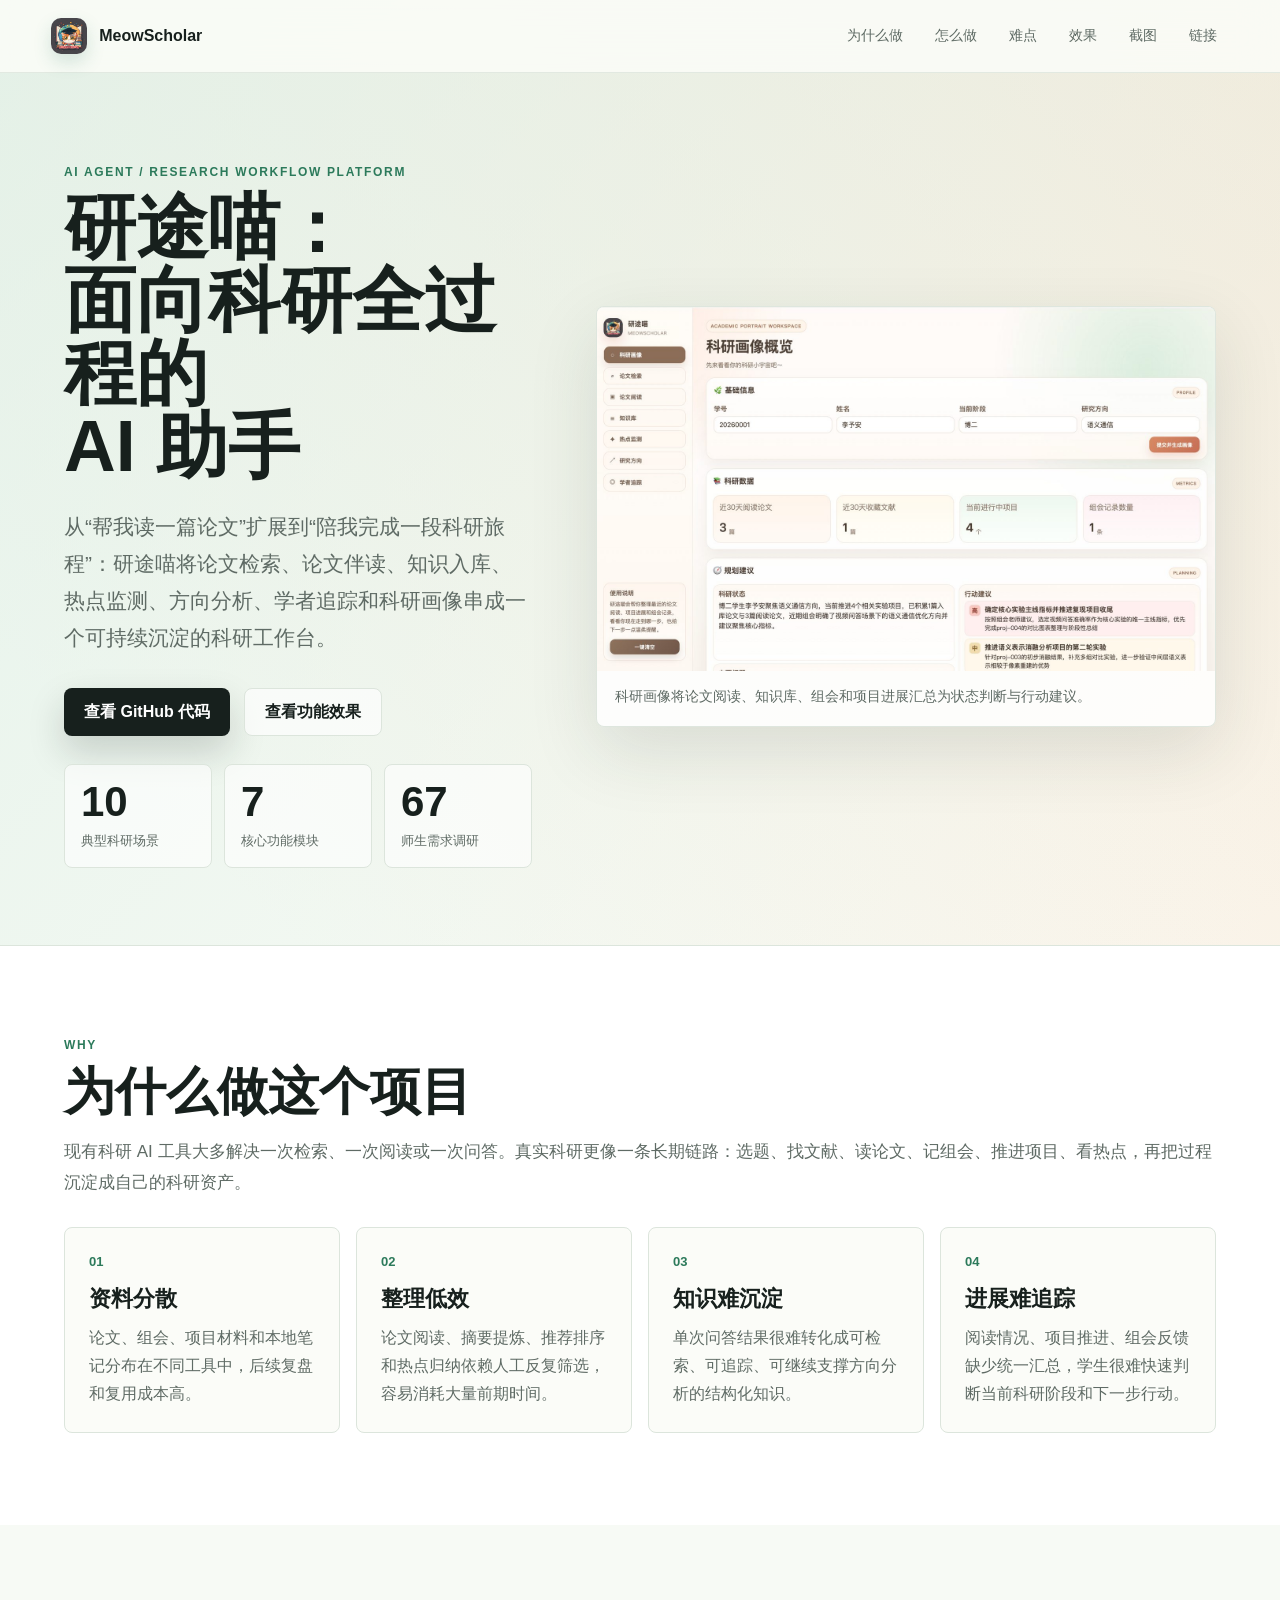
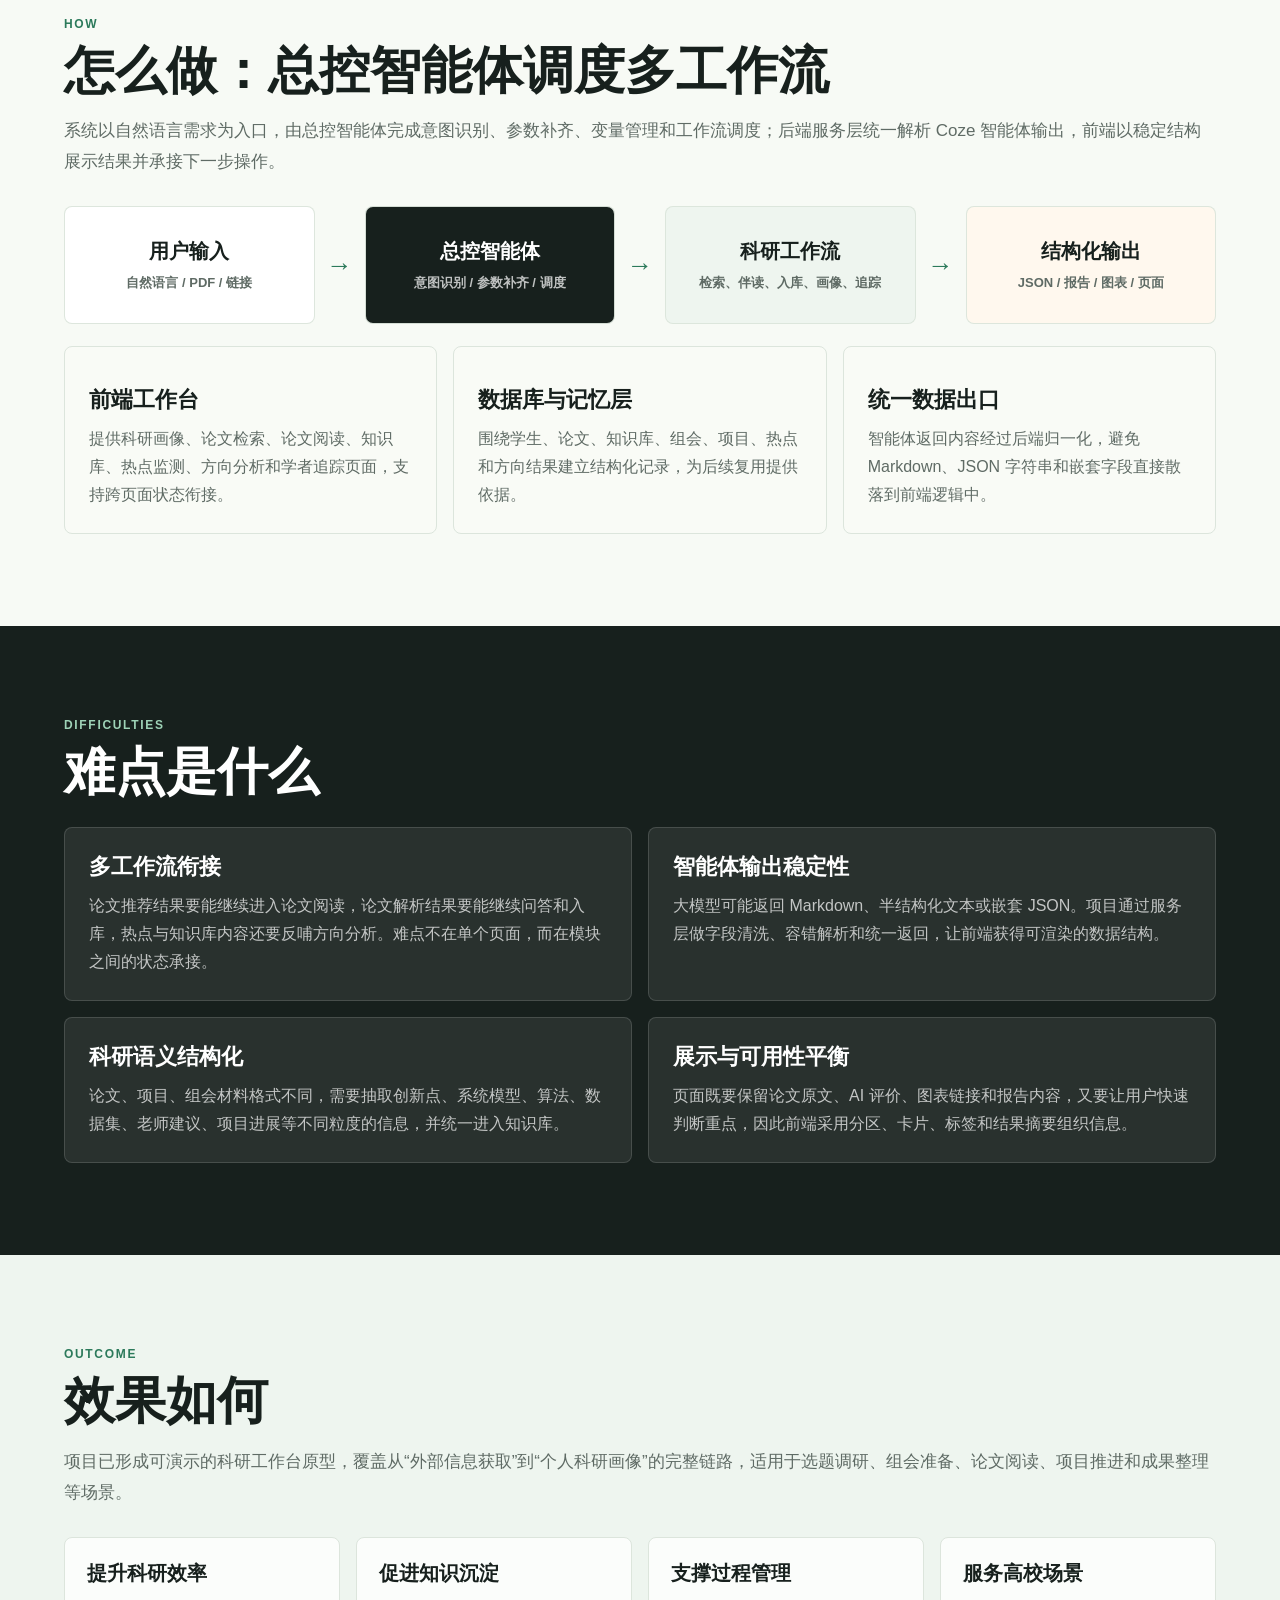
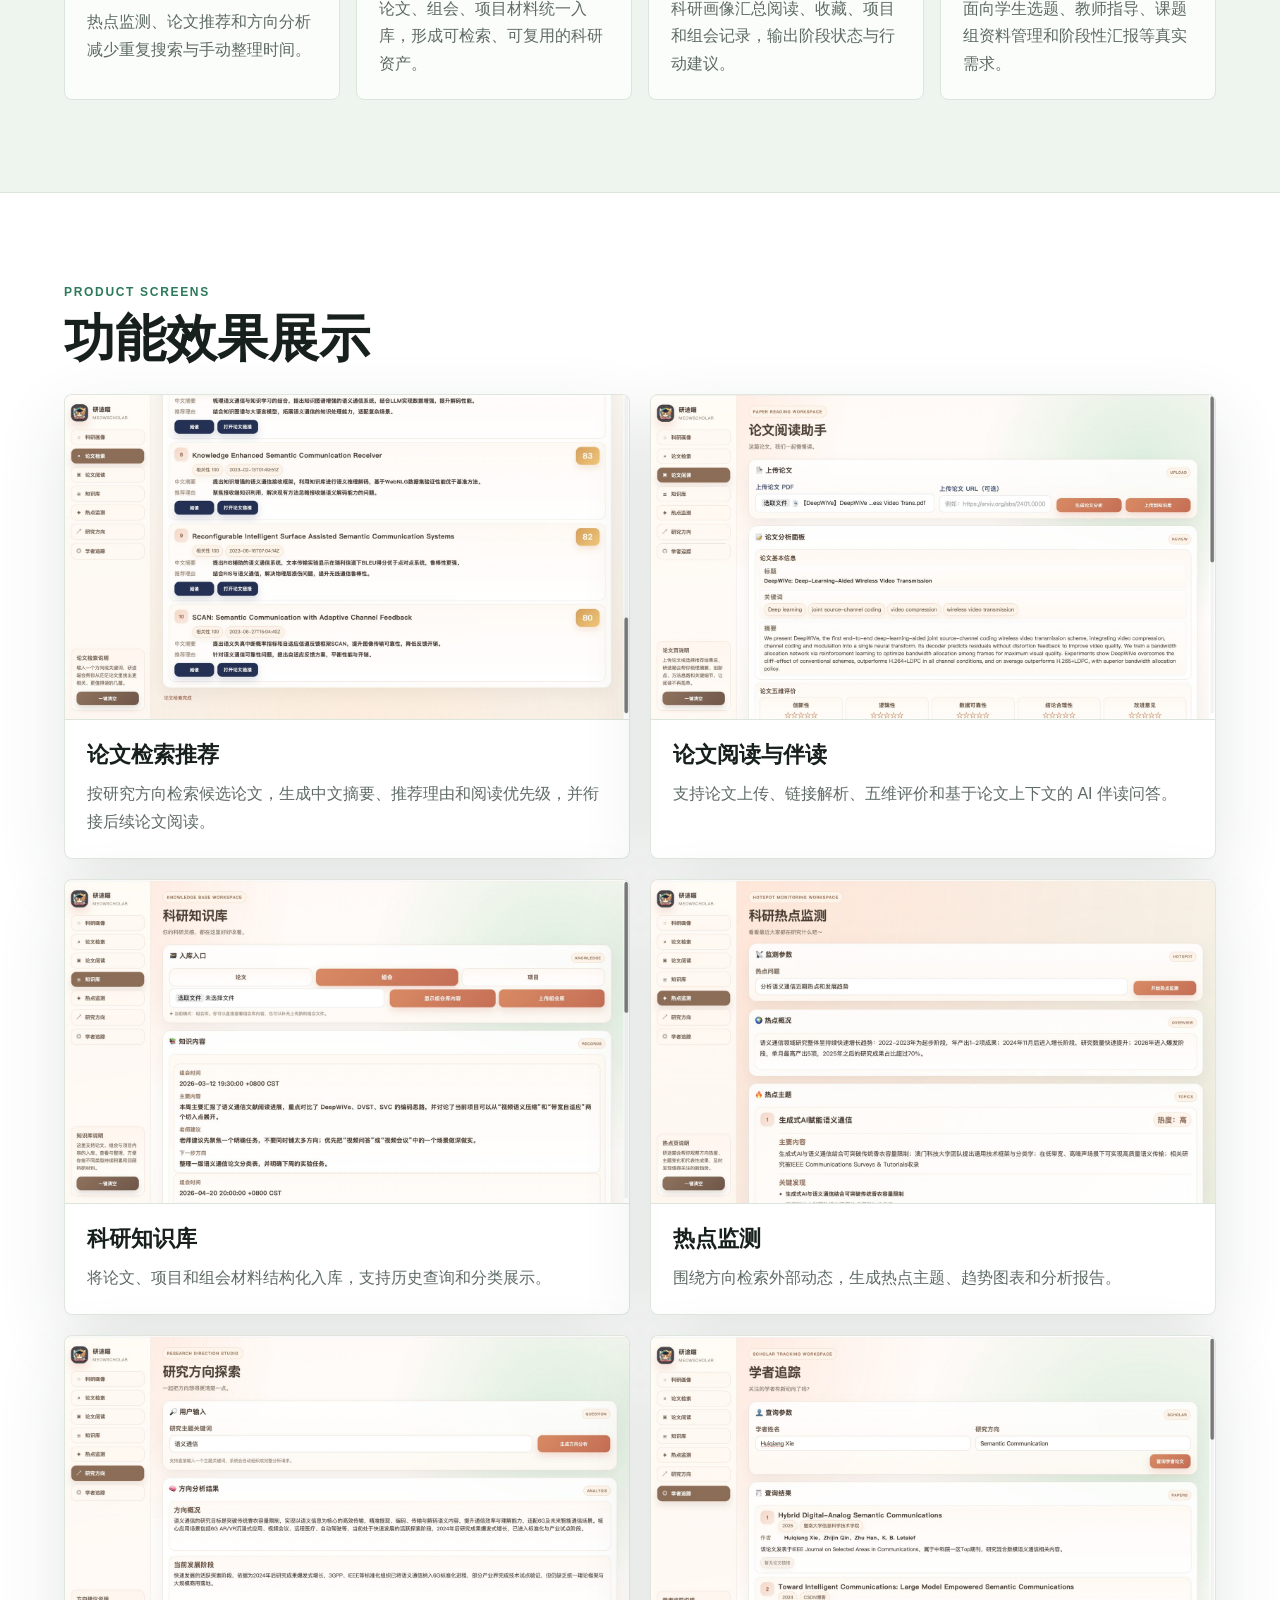
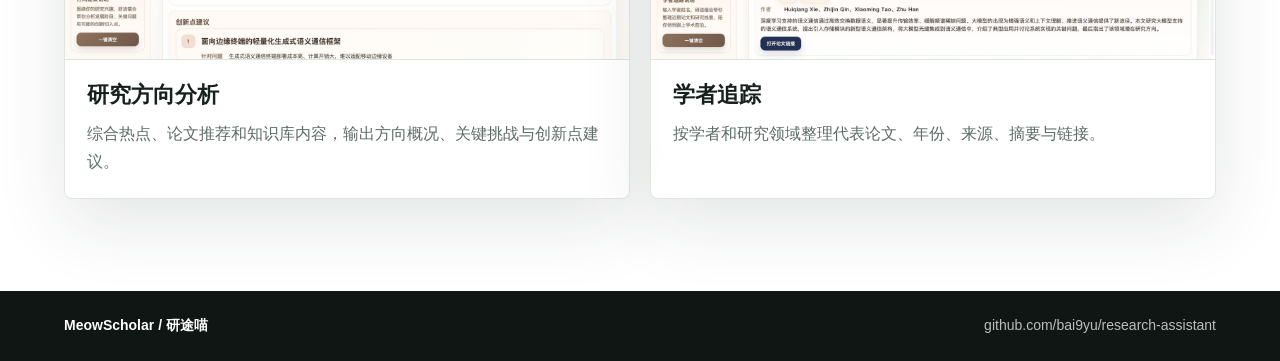
<file: index.html>
<!doctype html>
<html lang="zh-CN">
  <head>
    <meta charset="utf-8" />
    <meta name="viewport" content="width=device-width, initial-scale=1" />
    <title>研途喵 | AI Research Assistant Portfolio</title>
    <meta
      name="description"
      content="研途喵科研智能体作品集：面向高校科研全过程的知识管理、论文阅读、热点监测、方向分析和科研画像平台。"
    />
    <link rel="stylesheet" href="portfolio.css?v=20260728-agent-2" />
  </head>
  <body>
    <header class="site-header">
      <a class="brand" href="#top" aria-label="Portfolio home">
        <img src="portfolio-assets/meowscholar-avatar.png" alt="" />
        <span>MeowScholar</span>
      </a>
      <nav class="top-nav" aria-label="Portfolio sections">
        <a href="#why">为什么做</a>
        <a href="#how">怎么做</a>
        <a href="#hard">难点</a>
        <a href="#outcome">效果</a>
        <a href="#gallery">截图</a>
        <a href="#links">链接</a>
      </nav>
    </header>

    <main id="top">
      <section class="hero-section" aria-labelledby="hero-title">
        <div class="hero-copy">
          <p class="eyebrow">AI Agent / Research Workflow Platform</p>
          <h1 id="hero-title"><span>研途喵：</span><span>面向科研全过程的</span><span>AI 助手</span></h1>
          <p class="hero-lead">
            从“帮我读一篇论文”扩展到“陪我完成一段科研旅程”：研途喵将论文检索、论文伴读、知识入库、热点监测、方向分析、学者追踪和科研画像串成一个可持续沉淀的科研工作台。
          </p>
          <div class="hero-actions" id="links">
            <a class="primary-action" href="https://github.com/bai9yu/research-assistant" target="_blank" rel="noreferrer">查看 GitHub 代码</a>
            <a class="secondary-action" href="#gallery">查看功能效果</a>
          </div>
          <div class="hero-metrics" aria-label="Project metrics">
            <div><strong>10</strong><span>典型科研场景</span></div>
            <div><strong>7</strong><span>核心功能模块</span></div>
            <div><strong>67</strong><span>师生需求调研</span></div>
          </div>
        </div>
        <figure class="hero-shot">
          <img src="portfolio-assets/research-agent/profile-dashboard.jpg" alt="研途喵科研画像页面截图" />
          <figcaption>科研画像将论文阅读、知识库、组会和项目进展汇总为状态判断与行动建议。</figcaption>
        </figure>
      </section>

      <section class="section why-section" id="why" aria-labelledby="why-title">
        <div class="section-heading">
          <p class="eyebrow">Why</p>
          <h2 id="why-title">为什么做这个项目</h2>
          <p>
            现有科研 AI 工具大多解决一次检索、一次阅读或一次问答。真实科研更像一条长期链路：选题、找文献、读论文、记组会、推进项目、看热点，再把过程沉淀成自己的科研资产。
          </p>
        </div>
        <div class="problem-grid">
          <article>
            <span>01</span>
            <h3>资料分散</h3>
            <p>论文、组会、项目材料和本地笔记分布在不同工具中，后续复盘和复用成本高。</p>
          </article>
          <article>
            <span>02</span>
            <h3>整理低效</h3>
            <p>论文阅读、摘要提炼、推荐排序和热点归纳依赖人工反复筛选，容易消耗大量前期时间。</p>
          </article>
          <article>
            <span>03</span>
            <h3>知识难沉淀</h3>
            <p>单次问答结果很难转化成可检索、可追踪、可继续支撑方向分析的结构化知识。</p>
          </article>
          <article>
            <span>04</span>
            <h3>进展难追踪</h3>
            <p>阅读情况、项目推进、组会反馈缺少统一汇总，学生很难快速判断当前科研阶段和下一步行动。</p>
          </article>
        </div>
      </section>

      <section class="section approach-section" id="how" aria-labelledby="how-title">
        <div class="section-heading">
          <p class="eyebrow">How</p>
          <h2 id="how-title">怎么做：总控智能体调度多工作流</h2>
          <p>
            系统以自然语言需求为入口，由总控智能体完成意图识别、参数补齐、变量管理和工作流调度；后端服务层统一解析 Coze 智能体输出，前端以稳定结构展示结果并承接下一步操作。
          </p>
        </div>
        <div class="flow-board" aria-label="System workflow">
          <div class="flow-node input">用户输入<br /><small>自然语言 / PDF / 链接</small></div>
          <div class="flow-arrow">→</div>
          <div class="flow-node control">总控智能体<br /><small>意图识别 / 参数补齐 / 调度</small></div>
          <div class="flow-arrow">→</div>
          <div class="flow-node workflows">科研工作流<br /><small>检索、伴读、入库、画像、追踪</small></div>
          <div class="flow-arrow">→</div>
          <div class="flow-node output">结构化输出<br /><small>JSON / 报告 / 图表 / 页面</small></div>
        </div>
        <div class="method-grid">
          <article>
            <h3>前端工作台</h3>
            <p>提供科研画像、论文检索、论文阅读、知识库、热点监测、方向分析和学者追踪页面，支持跨页面状态衔接。</p>
          </article>
          <article>
            <h3>数据库与记忆层</h3>
            <p>围绕学生、论文、知识库、组会、项目、热点和方向结果建立结构化记录，为后续复用提供依据。</p>
          </article>
          <article>
            <h3>统一数据出口</h3>
            <p>智能体返回内容经过后端归一化，避免 Markdown、JSON 字符串和嵌套字段直接散落到前端逻辑中。</p>
          </article>
        </div>
      </section>

      <section class="section challenge-section" id="hard" aria-labelledby="hard-title">
        <div class="section-heading">
          <p class="eyebrow">Difficulties</p>
          <h2 id="hard-title">难点是什么</h2>
        </div>
        <div class="challenge-list">
          <article>
            <strong>多工作流衔接</strong>
            <p>论文推荐结果要能继续进入论文阅读，论文解析结果要能继续问答和入库，热点与知识库内容还要反哺方向分析。难点不在单个页面，而在模块之间的状态承接。</p>
          </article>
          <article>
            <strong>智能体输出稳定性</strong>
            <p>大模型可能返回 Markdown、半结构化文本或嵌套 JSON。项目通过服务层做字段清洗、容错解析和统一返回，让前端获得可渲染的数据结构。</p>
          </article>
          <article>
            <strong>科研语义结构化</strong>
            <p>论文、项目、组会材料格式不同，需要抽取创新点、系统模型、算法、数据集、老师建议、项目进展等不同粒度的信息，并统一进入知识库。</p>
          </article>
          <article>
            <strong>展示与可用性平衡</strong>
            <p>页面既要保留论文原文、AI 评价、图表链接和报告内容，又要让用户快速判断重点，因此前端采用分区、卡片、标签和结果摘要组织信息。</p>
          </article>
        </div>
      </section>

      <section class="section outcome-section" id="outcome" aria-labelledby="outcome-title">
        <div class="section-heading">
          <p class="eyebrow">Outcome</p>
          <h2 id="outcome-title">效果如何</h2>
          <p>
            项目已形成可演示的科研工作台原型，覆盖从“外部信息获取”到“个人科研画像”的完整链路，适用于选题调研、组会准备、论文阅读、项目推进和成果整理等场景。
          </p>
        </div>
        <div class="outcome-copy">
          <div><strong>提升科研效率</strong><span>热点监测、论文推荐和方向分析减少重复搜索与手动整理时间。</span></div>
          <div><strong>促进知识沉淀</strong><span>论文、组会、项目材料统一入库，形成可检索、可复用的科研资产。</span></div>
          <div><strong>支撑过程管理</strong><span>科研画像汇总阅读、收藏、项目和组会记录，输出阶段状态与行动建议。</span></div>
          <div><strong>服务高校场景</strong><span>面向学生选题、教师指导、课题组资料管理和阶段性汇报等真实需求。</span></div>
        </div>
      </section>

      <section class="section gallery-section" id="gallery" aria-labelledby="gallery-title">
        <div class="section-heading">
          <p class="eyebrow">Product Screens</p>
          <h2 id="gallery-title">功能效果展示</h2>
        </div>
        <div class="screen-grid">
          <article class="screen-card">
            <img src="portfolio-assets/research-agent/paper-search.jpg" alt="论文检索页面截图" />
            <div><h3>论文检索推荐</h3><p>按研究方向检索候选论文，生成中文摘要、推荐理由和阅读优先级，并衔接后续论文阅读。</p></div>
          </article>
          <article class="screen-card">
            <img src="portfolio-assets/research-agent/paper-reading.jpg" alt="论文阅读与伴读页面截图" />
            <div><h3>论文阅读与伴读</h3><p>支持论文上传、链接解析、五维评价和基于论文上下文的 AI 伴读问答。</p></div>
          </article>
          <article class="screen-card">
            <img src="portfolio-assets/research-agent/knowledge-base.jpg" alt="科研知识库页面截图" />
            <div><h3>科研知识库</h3><p>将论文、项目和组会材料结构化入库，支持历史查询和分类展示。</p></div>
          </article>
          <article class="screen-card">
            <img src="portfolio-assets/research-agent/hotspot-monitoring.jpg" alt="热点监测页面截图" />
            <div><h3>热点监测</h3><p>围绕方向检索外部动态，生成热点主题、趋势图表和分析报告。</p></div>
          </article>
          <article class="screen-card">
            <img src="portfolio-assets/research-agent/direction-analysis.jpg" alt="研究方向分析页面截图" />
            <div><h3>研究方向分析</h3><p>综合热点、论文推荐和知识库内容，输出方向概况、关键挑战与创新点建议。</p></div>
          </article>
          <article class="screen-card">
            <img src="portfolio-assets/research-agent/scholar-tracking.jpg" alt="学者追踪页面截图" />
            <div><h3>学者追踪</h3><p>按学者和研究领域整理代表论文、年份、来源、摘要与链接。</p></div>
          </article>
        </div>
      </section>

    </main>

    <footer class="site-footer">
      <span>MeowScholar / 研途喵</span>
      <a href="https://github.com/bai9yu/research-assistant" target="_blank" rel="noreferrer">github.com/bai9yu/research-assistant</a>
    </footer>
  </body>
</html>
</file>
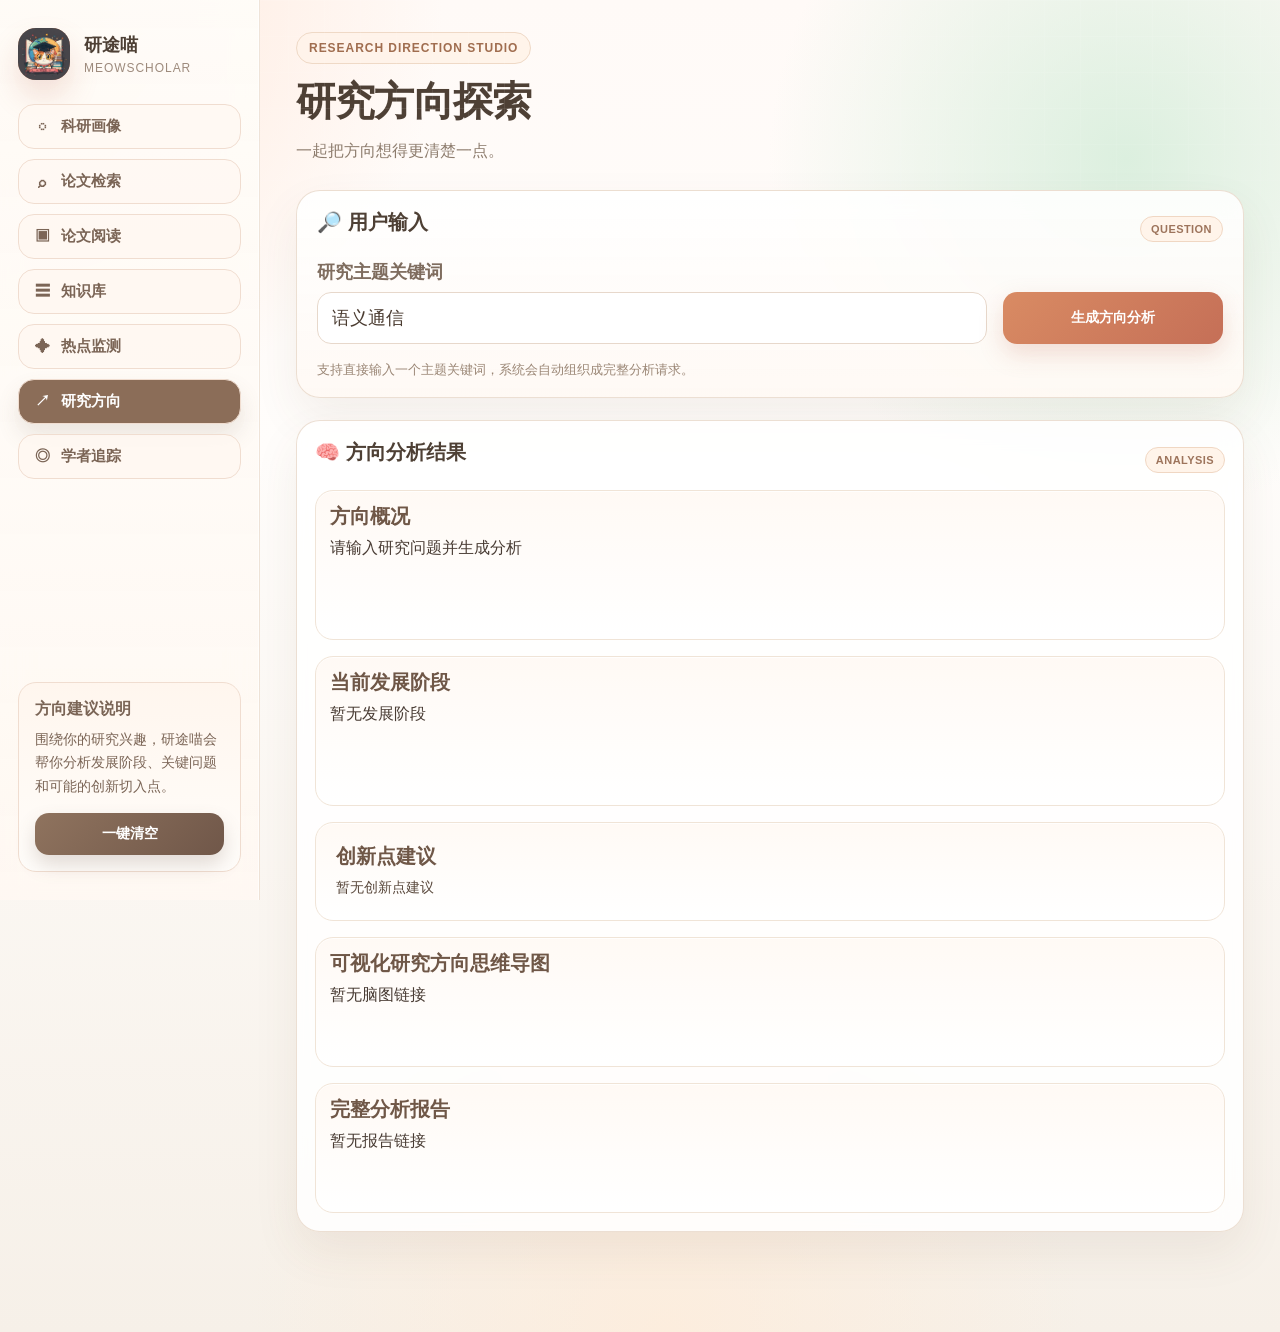
<file: templates/direction.html>
<!DOCTYPE html>
<html lang="zh-CN">
  <head>
    <meta charset="UTF-8" />
    <meta name="viewport" content="width=device-width, initial-scale=1.0" />
    <title>研究方向探索助手</title>
    <link rel="stylesheet" href="/static/style.css?v=20260620h" />
  </head>
  <body>
    <div class="dashboard-shell">
      <aside class="side-nav">
        <div class="brand-block">
          <div class="brand-mark"><img src="/static/meowscholar-avatar.png" alt="研途喵头像" /></div>
          <div class="brand-copy">
            <strong>研途喵</strong>
            <span>MeowScholar</span>
          </div>
        </div>
        <nav class="nav-stack">
          <a class="nav-link" href="/profile"><span>◌</span>科研画像</a>
          <a class="nav-link" href="/paper-search"><span>⌕</span>论文检索</a>
          <a class="nav-link" href="/paper"><span>▣</span>论文阅读</a>
          <a class="nav-link" href="/knowledge"><span>☰</span>知识库</a>
          <a class="nav-link" href="/hotspot"><span>✦</span>热点监测</a>
          <a class="nav-link active" href="/direction"><span>↗</span>研究方向</a>
          <a class="nav-link" href="/scholar"><span>◎</span>学者追踪</a>
        </nav>
        <div class="side-note">
          <strong>方向建议说明</strong>
          <p>围绕你的研究兴趣，研途喵会帮你分析发展阶段、关键问题和可能的创新切入点。</p>
          <div class="side-note-actions">
            <button class="clear-all-btn" type="button" data-clear-app-state>一键清空</button>
          </div>
        </div>
      </aside>

      <div class="page">
        <header class="hero">
          <div class="hero-copy">
            <div class="hero-badge">Research Direction Studio</div>
            <h1>研究方向探索</h1>
            <p>一起把方向想得更清楚一点。</p>
          </div>
        </header>

        <main class="stack-layout">
          <article class="card search-panel soft-panel">
            <div class="section-head compact-head">
              <h3>🔎 用户输入</h3>
              <span class="section-tag">Question</span>
            </div>
            <div class="direction-layout">
              <label class="input-group direction-input-group">
                <span>研究主题关键词</span>
                <input
                  id="questionInput"
                  type="text"
                  placeholder="例如：语义通信"
                  value="语义通信"
                />
              </label>
              <button id="directionBtn" class="direction-submit">生成方向分析</button>
              <p class="soft-tip direction-helper-tip">支持直接输入一个主题关键词，系统会自动组织成完整分析请求。</p>
            </div>
          </article>

          <article class="card warm-card">
            <div class="section-head">
              <h3>🧠 方向分析结果</h3>
              <span class="section-tag">Analysis</span>
            </div>
            <div class="direction-result-stack">
              <div class="direction-card-grid">
                <section class="planning-block direction-info-card">
                  <h4>方向概况</h4>
                  <p id="directionOverview" class="direction-text">请输入研究问题并生成分析</p>
                </section>
                <section class="planning-block direction-info-card">
                  <h4>当前发展阶段</h4>
                  <p id="directionStage" class="direction-text">暂无发展阶段</p>
                </section>
              </div>

              <section class="planning-block direction-innovation-block">
                <h4>创新点建议</h4>
                <div id="innovationList" class="direction-innovation-list">
                  <div class="result-empty">暂无创新点建议</div>
                </div>
              </section>

              <div class="direction-link-grid">
                <section class="planning-block direction-link-card">
                  <h4>可视化研究方向思维导图</h4>
                  <div id="mindmapWrap" class="mindmap-wrap hidden">
                    <a id="mindmapLink" class="mindmap-link" href="#" target="_blank" rel="noopener noreferrer">
                      打开思维导图
                    </a>
                  </div>
                  <p id="mindmapEmpty" class="direction-side-copy">暂无脑图链接</p>
                </section>
                <section class="planning-block direction-link-card">
                  <h4>完整分析报告</h4>
                  <div id="directionReportWrap" class="mindmap-wrap hidden">
                    <a id="directionReportLink" class="mindmap-link" href="#" target="_blank" rel="noopener noreferrer">
                      打开 Markdown 报告
                    </a>
                  </div>
                  <p id="directionReportEmpty" class="direction-side-copy">暂无报告链接</p>
                </section>
              </div>
            </div>
          </article>
        </main>

        <p id="statusMessage" class="status"></p>
      </div>
    </div>

    <script src="/static/app_shell.js?v=20260620h"></script>
    <script src="/static/direction.js?v=20260620h"></script>
  </body>
</html>
</file>
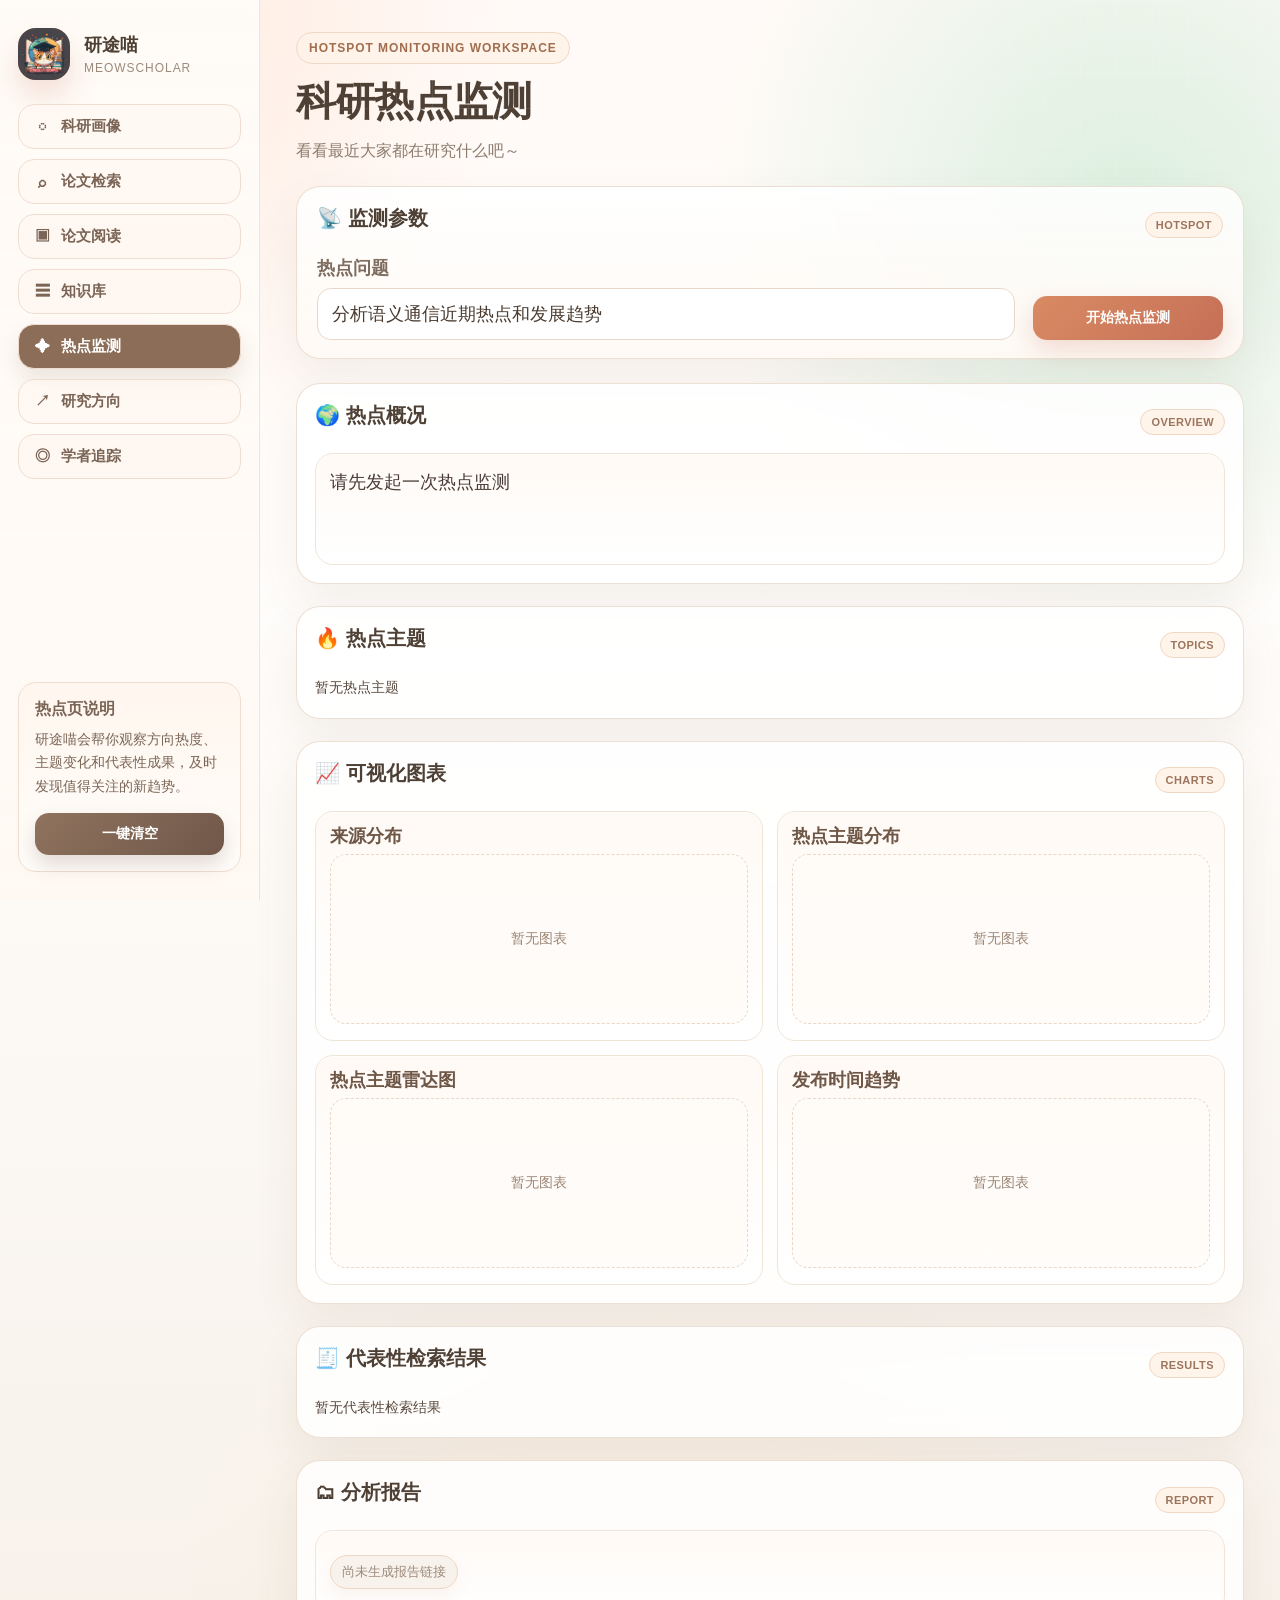
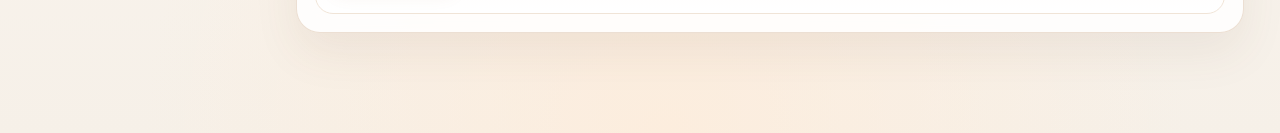
<file: templates/hotspot.html>
<!DOCTYPE html>
<html lang="zh-CN">
  <head>
    <meta charset="UTF-8" />
    <meta name="viewport" content="width=device-width, initial-scale=1.0" />
    <title>科研热点监测</title>
    <link rel="stylesheet" href="/static/style.css?v=20260620h" />
  </head>
  <body>
    <div class="dashboard-shell">
      <aside class="side-nav">
        <div class="brand-block">
          <div class="brand-mark"><img src="/static/meowscholar-avatar.png" alt="研途喵头像" /></div>
          <div class="brand-copy">
            <strong>研途喵</strong>
            <span>MeowScholar</span>
          </div>
        </div>
        <nav class="nav-stack">
          <a class="nav-link" href="/profile"><span>◌</span>科研画像</a>
          <a class="nav-link" href="/paper-search"><span>⌕</span>论文检索</a>
          <a class="nav-link" href="/paper"><span>▣</span>论文阅读</a>
          <a class="nav-link" href="/knowledge"><span>☰</span>知识库</a>
          <a class="nav-link active" href="/hotspot"><span>✦</span>热点监测</a>
          <a class="nav-link" href="/direction"><span>↗</span>研究方向</a>
          <a class="nav-link" href="/scholar"><span>◎</span>学者追踪</a>
        </nav>
        <div class="side-note">
          <strong>热点页说明</strong>
          <p>研途喵会帮你观察方向热度、主题变化和代表性成果，及时发现值得关注的新趋势。</p>
          <div class="side-note-actions">
            <button class="clear-all-btn" type="button" data-clear-app-state>一键清空</button>
          </div>
        </div>
      </aside>

      <div class="page">
        <header class="hero">
          <div class="hero-copy">
            <div class="hero-badge">Hotspot Monitoring Workspace</div>
            <h1>科研热点监测</h1>
            <p>看看最近大家都在研究什么吧～</p>
          </div>

          <div class="search-panel card soft-panel">
            <div class="section-head compact-head">
              <h3>📡 监测参数</h3>
              <span class="section-tag">Hotspot</span>
            </div>
            <div class="hotspot-single-form">
              <label class="input-group hotspot-question-input">
                <span>热点问题</span>
                <input
                  id="hotspotQuestionInput"
                  type="text"
                  placeholder="例如：分析语义通信近期热点和发展趋势"
                  value="分析语义通信近期热点和发展趋势"
                />
              </label>
              <button id="hotspotBtn">开始热点监测</button>
            </div>
          </div>
        </header>

        <main class="stack-layout">
          <article class="card warm-card">
            <div class="section-head">
              <h3>🌍 热点概况</h3>
              <span class="section-tag">Overview</span>
            </div>
            <section class="planning-block hotspot-overview-card">
              <div id="hotspotOverview" class="hotspot-markdown-block">请先发起一次热点监测</div>
            </section>
          </article>

          <article class="card warm-card">
            <div class="section-head">
              <h3>🔥 热点主题</h3>
              <span class="section-tag">Topics</span>
            </div>
            <div id="hotTopics" class="hotspot-topic-list">
              <div class="result-empty">暂无热点主题</div>
            </div>
          </article>

          <article class="card warm-card">
            <div class="section-head">
              <h3>📈 可视化图表</h3>
              <span class="section-tag">Charts</span>
            </div>
            <div class="hotspot-chart-grid">
              <section class="planning-block chart-panel" data-chart-panel="pie">
                <h4>来源分布</h4>
                <div id="pieChartWrap" class="chart-embed-empty">暂无图表</div>
              </section>
              <section class="planning-block chart-panel" data-chart-panel="bar">
                <h4>热点主题分布</h4>
                <div id="barChartWrap" class="chart-embed-empty">暂无图表</div>
              </section>
              <section class="planning-block chart-panel" data-chart-panel="radar">
                <h4>热点主题雷达图</h4>
                <div id="radarChartWrap" class="chart-embed-empty">暂无图表</div>
              </section>
              <section class="planning-block chart-panel" data-chart-panel="line">
                <h4>发布时间趋势</h4>
                <div id="lineChartWrap" class="chart-embed-empty">暂无图表</div>
              </section>
            </div>
          </article>

          <article class="card warm-card">
            <div class="section-head">
              <h3>🧾 代表性检索结果</h3>
              <span class="section-tag">Results</span>
            </div>
            <div id="representativeResults" class="representative-result-list">
              <div class="result-empty">暂无代表性检索结果</div>
            </div>
          </article>

          <article class="card warm-card">
            <div class="section-head">
              <h3>🗂 分析报告</h3>
              <span class="section-tag">Report</span>
            </div>
            <section class="planning-block">
              <div id="analysisReportWrap" class="hotspot-report-wrap">
                <span class="topic-pill topic-pill-empty">尚未生成报告链接</span>
              </div>
            </section>
          </article>
        </main>

        <p id="statusMessage" class="status"></p>
      </div>
    </div>

    <script src="/static/app_shell.js?v=20260620h"></script>
    <script src="/static/hotspot.js?v=20260620h"></script>
  </body>
</html>
</file>
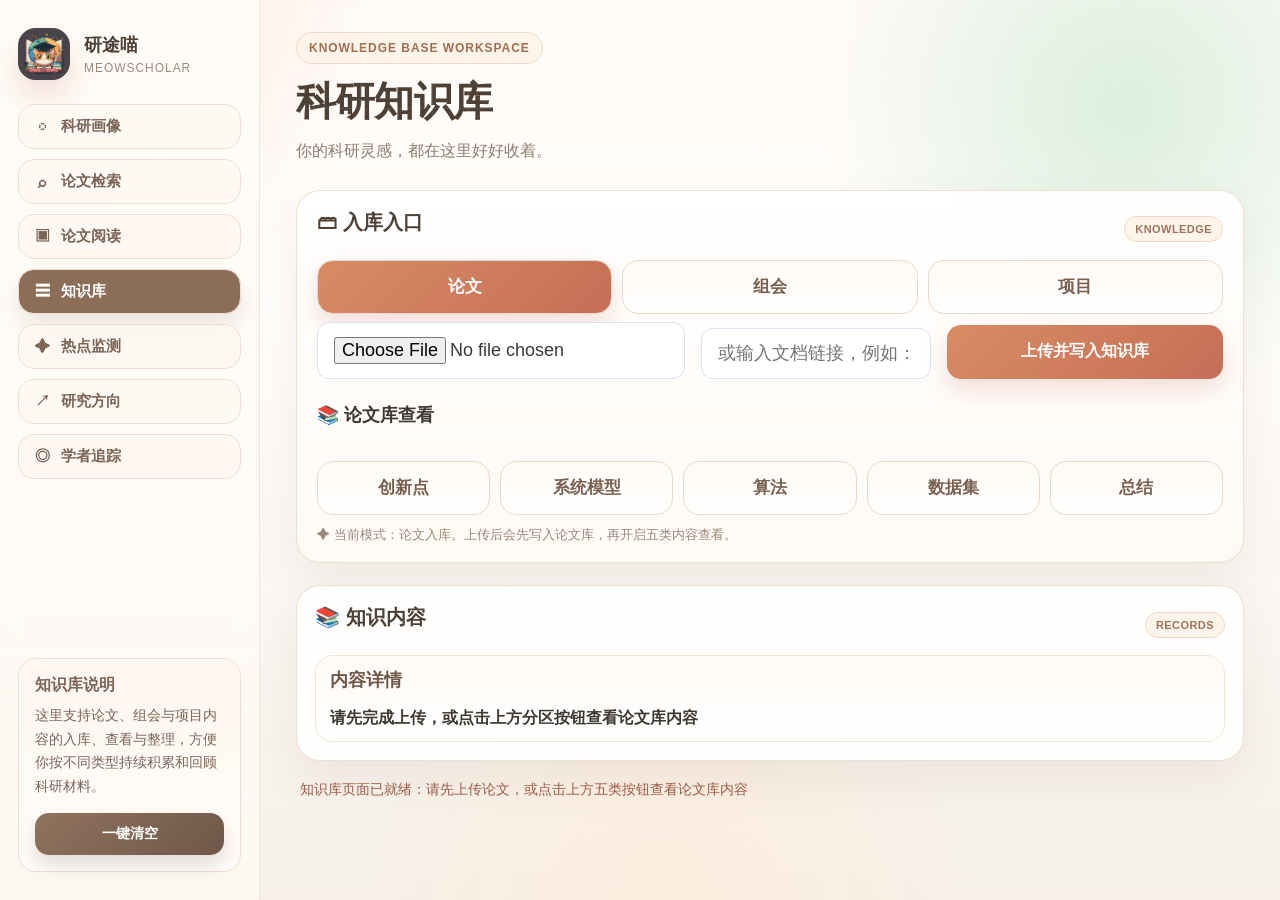
<file: templates/knowledge.html>
<!DOCTYPE html>
<html lang="zh-CN">
  <head>
    <meta charset="UTF-8" />
    <meta name="viewport" content="width=device-width, initial-scale=1.0" />
    <title>科研知识库</title>
    <link rel="stylesheet" href="/static/style.css?v=20260620h" />
  </head>
  <body>
    <div class="dashboard-shell">
      <aside class="side-nav">
        <div class="brand-block">
          <div class="brand-mark"><img src="/static/meowscholar-avatar.png" alt="研途喵头像" /></div>
          <div class="brand-copy">
            <strong>研途喵</strong>
            <span>MeowScholar</span>
          </div>
        </div>
        <nav class="nav-stack">
          <a class="nav-link" href="/profile"><span>◌</span>科研画像</a>
          <a class="nav-link" href="/paper-search"><span>⌕</span>论文检索</a>
          <a class="nav-link" href="/paper"><span>▣</span>论文阅读</a>
          <a class="nav-link active" href="/knowledge"><span>☰</span>知识库</a>
          <a class="nav-link" href="/hotspot"><span>✦</span>热点监测</a>
          <a class="nav-link" href="/direction"><span>↗</span>研究方向</a>
          <a class="nav-link" href="/scholar"><span>◎</span>学者追踪</a>
        </nav>
        <div class="side-note">
          <strong>知识库说明</strong>
          <p>这里支持论文、组会与项目内容的入库、查看与整理，方便你按不同类型持续积累和回顾科研材料。</p>
          <div class="side-note-actions">
            <button class="clear-all-btn" type="button" data-clear-app-state>一键清空</button>
          </div>
        </div>
      </aside>

      <div class="page">
        <header class="hero">
          <div class="hero-copy">
            <div class="hero-badge">Knowledge Base Workspace</div>
            <h1>科研知识库</h1>
          <p>你的科研灵感，都在这里好好收着。</p>
          </div>
        </header>

        <main class="stack-layout">
          <article class="card search-panel soft-panel">
            <div class="section-head compact-head">
              <h3>🗃 入库入口</h3>
              <span class="section-tag">Knowledge</span>
            </div>

            <div class="knowledge-entry-tabs" id="knowledgeEntryTabs">
              <button class="entry-tab active" data-entry-type="paper" type="button">论文</button>
              <button class="entry-tab" data-entry-type="meeting" type="button">组会</button>
              <button class="entry-tab" data-entry-type="project" type="button">项目</button>
            </div>

            <div class="paper-form paper-form-refined knowledge-upload-row">
              <div class="paper-input-group">
                <input id="knowledgeFileInput" type="file" accept=".pdf,.doc,.docx,.md,.txt" />
              </div>
              <div class="paper-input-group knowledge-url-group">
                <input id="knowledgeUrlInput" type="text" placeholder="或输入文档链接，例如：https://arxiv.org/abs/2401.00001" />
              </div>
              <div class="knowledge-upload-action">
                <button id="knowledgeShowBtn" class="secondary-btn hidden" type="button">显示库内容</button>
                <button id="knowledgeUploadBtn">上传并写入知识库</button>
              </div>
            </div>

            <div id="paperSectionPanel" class="hidden">
              <div class="section-head compact-head">
                <h4>📚 论文库查看</h4>
              </div>
              <div class="knowledge-entry-tabs" id="paperSectionTabs">
                <button class="entry-tab" data-section-type="innovation" type="button">创新点</button>
                <button class="entry-tab" data-section-type="system_model" type="button">系统模型</button>
                <button class="entry-tab" data-section-type="algorithm" type="button">算法</button>
                <button class="entry-tab" data-section-type="dataset" type="button">数据集</button>
                <button class="entry-tab" data-section-type="related_work" type="button">总结</button>
              </div>
            </div>

            <div class="search-actions">
              <div id="knowledgeActionHint" class="soft-tip">✦ 当前模式：论文入库。上传后会先写入论文库，再开启五类内容查看。</div>
            </div>
          </article>

          <article class="card warm-card">
            <div class="section-head">
              <h3>📚 知识内容</h3>
              <span class="section-tag">Records</span>
            </div>
            <div class="knowledge-layout knowledge-layout-single">
              <aside class="planning-block knowledge-detail-block knowledge-detail-block-wide knowledge-detail-block-immersive">
                <div class="knowledge-block-head">
                  <h4 id="knowledgeDetailHeadingText">内容详情</h4>
                </div>
                <div class="knowledge-detail-fields knowledge-detail-fields-immersive">
                  <strong id="knowledgeDetailTitle" class="hidden">暂无标题</strong>
                  <strong id="knowledgeDetailContent">请先完成上传，或点击上方分区按钮查看知识库内容</strong>
                </div>
              </aside>
            </div>
          </article>
        </main>

        <p id="statusMessage" class="status"></p>
      </div>
    </div>

    <script src="/static/app_shell.js?v=20260620h"></script>
    <script src="/static/knowledge.js?v=20260620h"></script>
  </body>
</html>
</file>
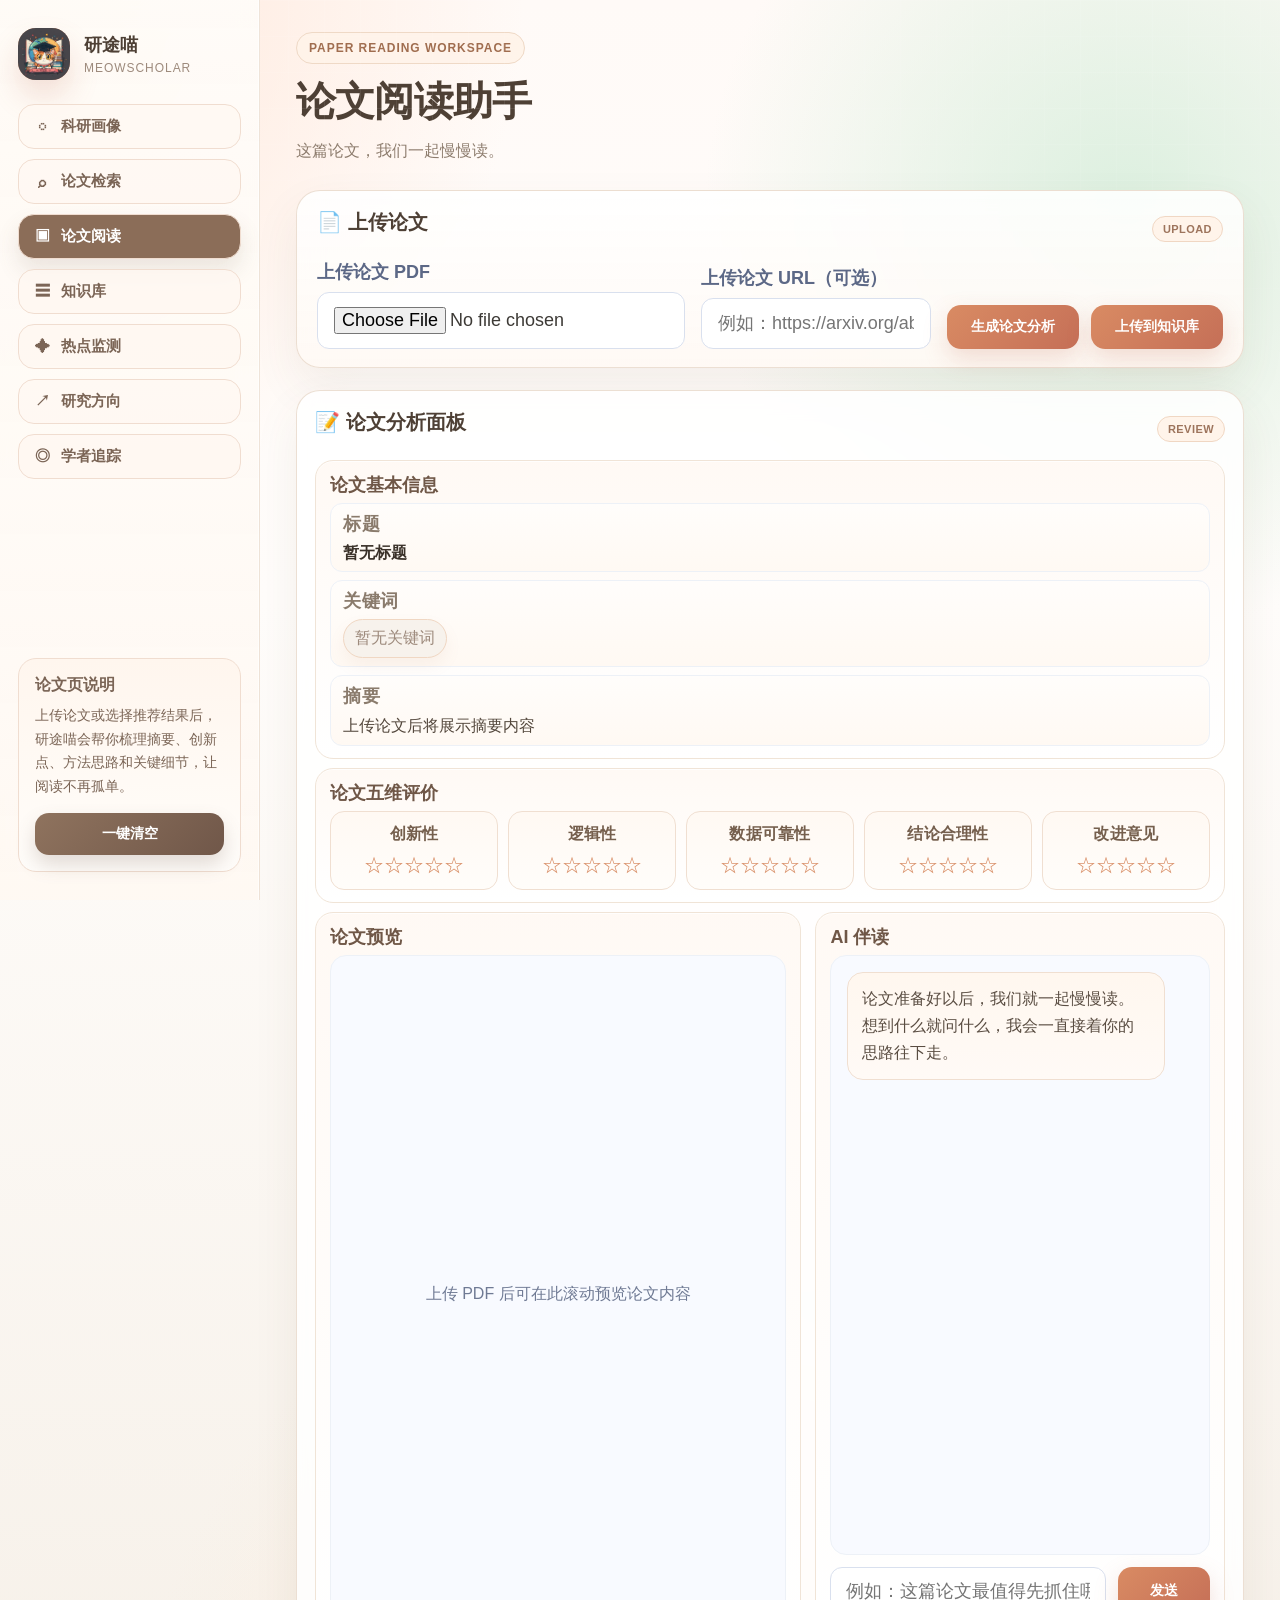
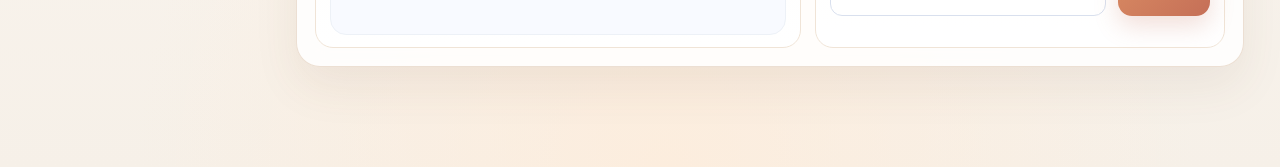
<file: templates/paper.html>
<!DOCTYPE html>
<html lang="zh-CN">
  <head>
    <meta charset="UTF-8" />
    <meta name="viewport" content="width=device-width, initial-scale=1.0" />
    <title>论文阅读助手</title>
    <link rel="stylesheet" href="/static/style.css?v=20260620h" />
  </head>
  <body>
    <div class="dashboard-shell">
      <aside class="side-nav">
        <div class="brand-block">
          <div class="brand-mark"><img src="/static/meowscholar-avatar.png" alt="研途喵头像" /></div>
          <div class="brand-copy">
            <strong>研途喵</strong>
            <span>MeowScholar</span>
          </div>
        </div>
        <nav class="nav-stack">
          <a class="nav-link" href="/profile"><span>◌</span>科研画像</a>
          <a class="nav-link" href="/paper-search"><span>⌕</span>论文检索</a>
          <a class="nav-link active" href="/paper"><span>▣</span>论文阅读</a>
          <a class="nav-link" href="/knowledge"><span>☰</span>知识库</a>
          <a class="nav-link" href="/hotspot"><span>✦</span>热点监测</a>
          <a class="nav-link" href="/direction"><span>↗</span>研究方向</a>
          <a class="nav-link" href="/scholar"><span>◎</span>学者追踪</a>
        </nav>
        <div class="side-note">
          <strong>论文页说明</strong>
          <p>上传论文或选择推荐结果后，研途喵会帮你梳理摘要、创新点、方法思路和关键细节，让阅读不再孤单。</p>
          <div class="side-note-actions">
            <button class="clear-all-btn" type="button" data-clear-app-state>一键清空</button>
          </div>
        </div>
      </aside>

      <div class="page">
        <header class="hero">
          <div class="hero-copy">
            <div class="hero-badge">Paper Reading Workspace</div>
            <h1>论文阅读助手</h1>
            <p>这篇论文，我们一起慢慢读。</p>
          </div>
        </header>

        <main class="stack-layout">
          <article class="card search-panel soft-panel">
            <div class="section-head compact-head">
              <h3>📄 上传论文</h3>
              <span class="section-tag">Upload</span>
            </div>
            <div class="paper-form paper-form-refined">
              <div class="paper-input-group">
                <label for="paperFile">上传论文 PDF</label>
                <input id="paperFile" type="file" accept=".pdf,application/pdf" />
              </div>
              <div class="paper-input-group">
                <label for="paperUrlInput">上传论文 URL（可选）</label>
                <input id="paperUrlInput" type="text" placeholder="例如：https://arxiv.org/abs/2401.00001" />
              </div>
              <div class="paper-action-group">
                <button id="paperSubmitBtn">生成论文分析</button>
                <button id="paperImportBtn" class="secondary-btn" type="button">上传到知识库</button>
              </div>
            </div>

          </article>

          <article class="card warm-card">
            <div class="section-head">
              <h3>📝 论文分析面板</h3>
              <span class="section-tag">Review</span>
            </div>
            <div class="paper-analysis-layout">
              <section class="planning-block paper-overview-block">
                <h4>论文基本信息</h4>
                <div class="paper-overview-grid">
                  <div class="paper-overview-item paper-overview-title">
                    <span class="paper-overview-label">标题</span>
                    <strong id="paperTitle">暂无标题</strong>
                  </div>
                  <div class="paper-overview-item paper-overview-keywords">
                    <span class="paper-overview-label">关键词</span>
                    <div id="paperKeywords" class="topic-cloud">
                      <span class="topic-pill topic-pill-empty">暂无关键词</span>
                    </div>
                  </div>
                  <div class="paper-overview-item paper-overview-abstract">
                    <span class="paper-overview-label">摘要</span>
                    <p id="paperAbstract">上传论文后将展示摘要内容</p>
                  </div>
                </div>
              </section>

              <section class="planning-block paper-score-block">
                <h4>论文五维评价</h4>
                <div id="paperScoreGrid" class="paper-score-grid">
                  <div class="score-card">
                    <span>创新性</span>
                    <div class="score-stars">☆☆☆☆☆</div>
                  </div>
                  <div class="score-card">
                    <span>逻辑性</span>
                    <div class="score-stars">☆☆☆☆☆</div>
                  </div>
                  <div class="score-card">
                    <span>数据可靠性</span>
                    <div class="score-stars">☆☆☆☆☆</div>
                  </div>
                  <div class="score-card">
                    <span>结论合理性</span>
                    <div class="score-stars">☆☆☆☆☆</div>
                  </div>
                  <div class="score-card">
                    <span>改进意见</span>
                    <div class="score-stars">☆☆☆☆☆</div>
                  </div>
                </div>
              </section>

              <div class="paper-reading-layout">
                <section class="planning-block paper-preview-card">
                  <h4>论文预览</h4>
                  <div id="paperPreviewFrame" class="paper-preview-empty">上传 PDF 后可在此滚动预览论文内容</div>
                </section>

                <aside class="planning-block paper-chat-card">
                  <h4>AI 伴读</h4>
                  <div id="paperChatMessages" class="paper-chat-messages">
                    <div class="chat-bubble chat-bubble-assistant">论文准备好以后，我们就一起慢慢读。想到什么就问什么，我会一直接着你的思路往下走。</div>
                  </div>
                  <div class="paper-chat-input-row">
                    <input id="paperChatInput" type="text" placeholder="例如：这篇论文最值得先抓住哪一点？" />
                    <button id="paperChatSendBtn" type="button">发送</button>
                  </div>
                </aside>
              </div>
            </div>
          </article>
        </main>

        <p id="statusMessage" class="status"></p>
      </div>
    </div>

    <script src="/static/app_shell.js?v=20260620h"></script>
    <script src="/static/paper.js?v=20260620h"></script>
  </body>
</html>
</file>
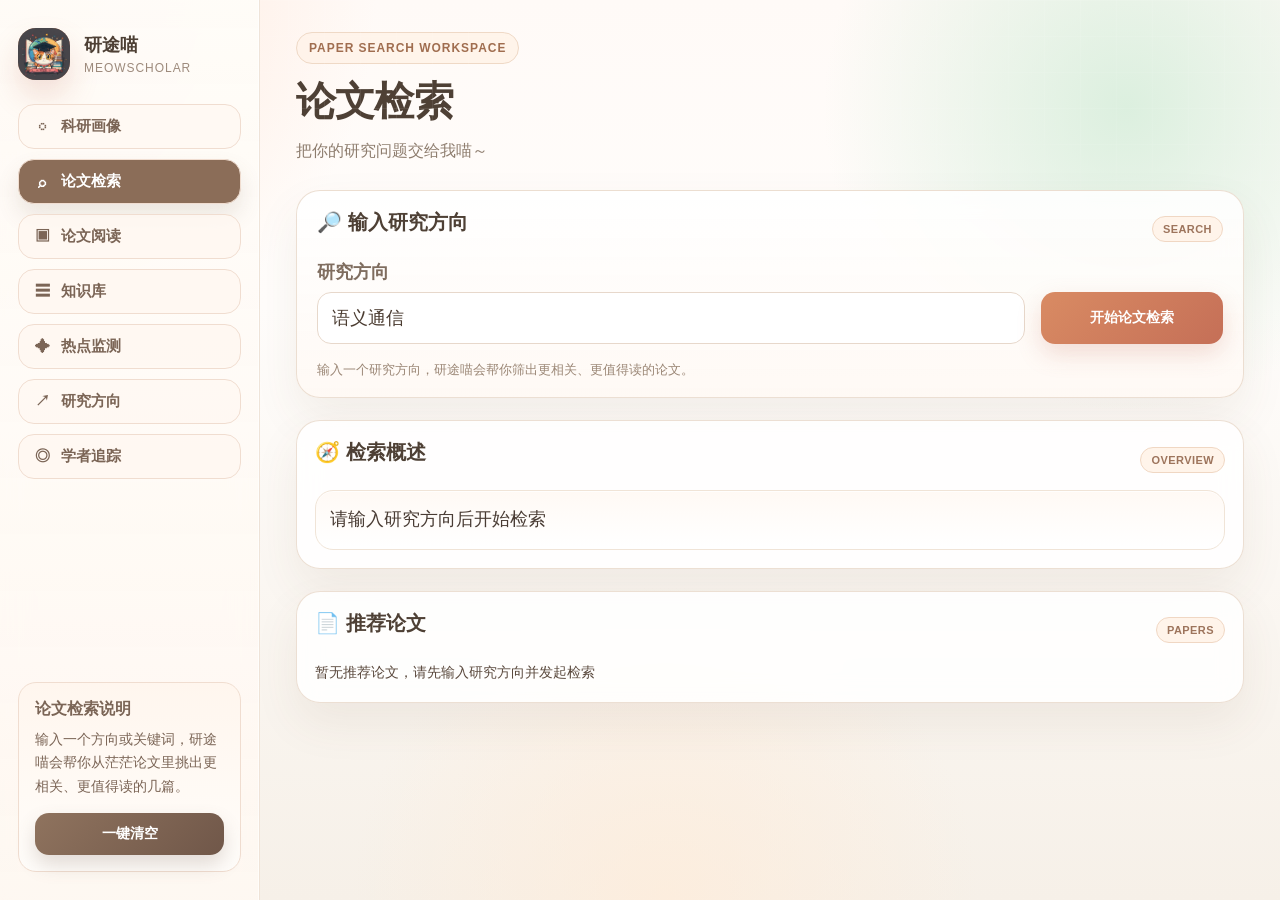
<file: templates/paper_search.html>
<!DOCTYPE html>
<html lang="zh-CN">
  <head>
    <meta charset="UTF-8" />
    <meta name="viewport" content="width=device-width, initial-scale=1.0" />
    <title>论文检索</title>
    <link rel="stylesheet" href="/static/style.css?v=20260620i" />
  </head>
  <body>
    <div class="dashboard-shell">
      <aside class="side-nav">
        <div class="brand-block">
          <div class="brand-mark"><img src="/static/meowscholar-avatar.png" alt="研途喵头像" /></div>
          <div class="brand-copy">
            <strong>研途喵</strong>
            <span>MeowScholar</span>
          </div>
        </div>
        <nav class="nav-stack">
          <a class="nav-link" href="/profile"><span>◌</span>科研画像</a>
          <a class="nav-link active" href="/paper-search"><span>⌕</span>论文检索</a>
          <a class="nav-link" href="/paper"><span>▣</span>论文阅读</a>
          <a class="nav-link" href="/knowledge"><span>☰</span>知识库</a>
          <a class="nav-link" href="/hotspot"><span>✦</span>热点监测</a>
          <a class="nav-link" href="/direction"><span>↗</span>研究方向</a>
          <a class="nav-link" href="/scholar"><span>◎</span>学者追踪</a>
        </nav>
        <div class="side-note">
          <strong>论文检索说明</strong>
          <p>输入一个方向或关键词，研途喵会帮你从茫茫论文里挑出更相关、更值得读的几篇。</p>
          <div class="side-note-actions">
            <button class="clear-all-btn" type="button" data-clear-app-state>一键清空</button>
          </div>
        </div>
      </aside>

      <div class="page">
        <header class="hero">
          <div class="hero-copy">
            <div class="hero-badge">Paper Search Workspace</div>
            <h1>论文检索</h1>
            <p>把你的研究问题交给我喵～</p>
          </div>
        </header>

        <main class="stack-layout">
          <article class="card search-panel soft-panel">
            <div class="section-head compact-head">
              <h3>🔎 输入研究方向</h3>
              <span class="section-tag">Search</span>
            </div>
            <div class="paper-search-form-grid">
              <label class="input-group paper-search-input-group">
                <span>研究方向</span>
                <input
                  id="paperSearchDirectionInput"
                  type="text"
                  placeholder="例如：语义通信"
                  value="语义通信"
                />
              </label>
              <button id="paperSearchBtn" class="paper-search-submit">开始论文检索</button>
              <p class="soft-tip paper-search-helper-tip">输入一个研究方向，研途喵会帮你筛出更相关、更值得读的论文。</p>
            </div>
          </article>

          <article class="card warm-card">
            <div class="section-head">
              <h3>🧭 检索概述</h3>
              <span class="section-tag">Overview</span>
            </div>
            <section class="planning-block">
              <div id="paperSearchOverview" class="hotspot-markdown-block">请输入研究方向后开始检索</div>
            </section>
          </article>

          <article class="card warm-card">
            <div class="section-head">
              <h3>📄 推荐论文</h3>
              <span class="section-tag">Papers</span>
            </div>
            <div id="recommendedPaperList" class="scholar-paper-list">
              <div class="result-empty">暂无推荐论文，请先输入研究方向并发起检索</div>
            </div>
          </article>

        </main>

        <p id="statusMessage" class="status"></p>
      </div>
    </div>

    <script src="/static/app_shell.js?v=20260620i"></script>
    <script src="/static/paper_search.js?v=20260620i"></script>
  </body>
</html>
</file>
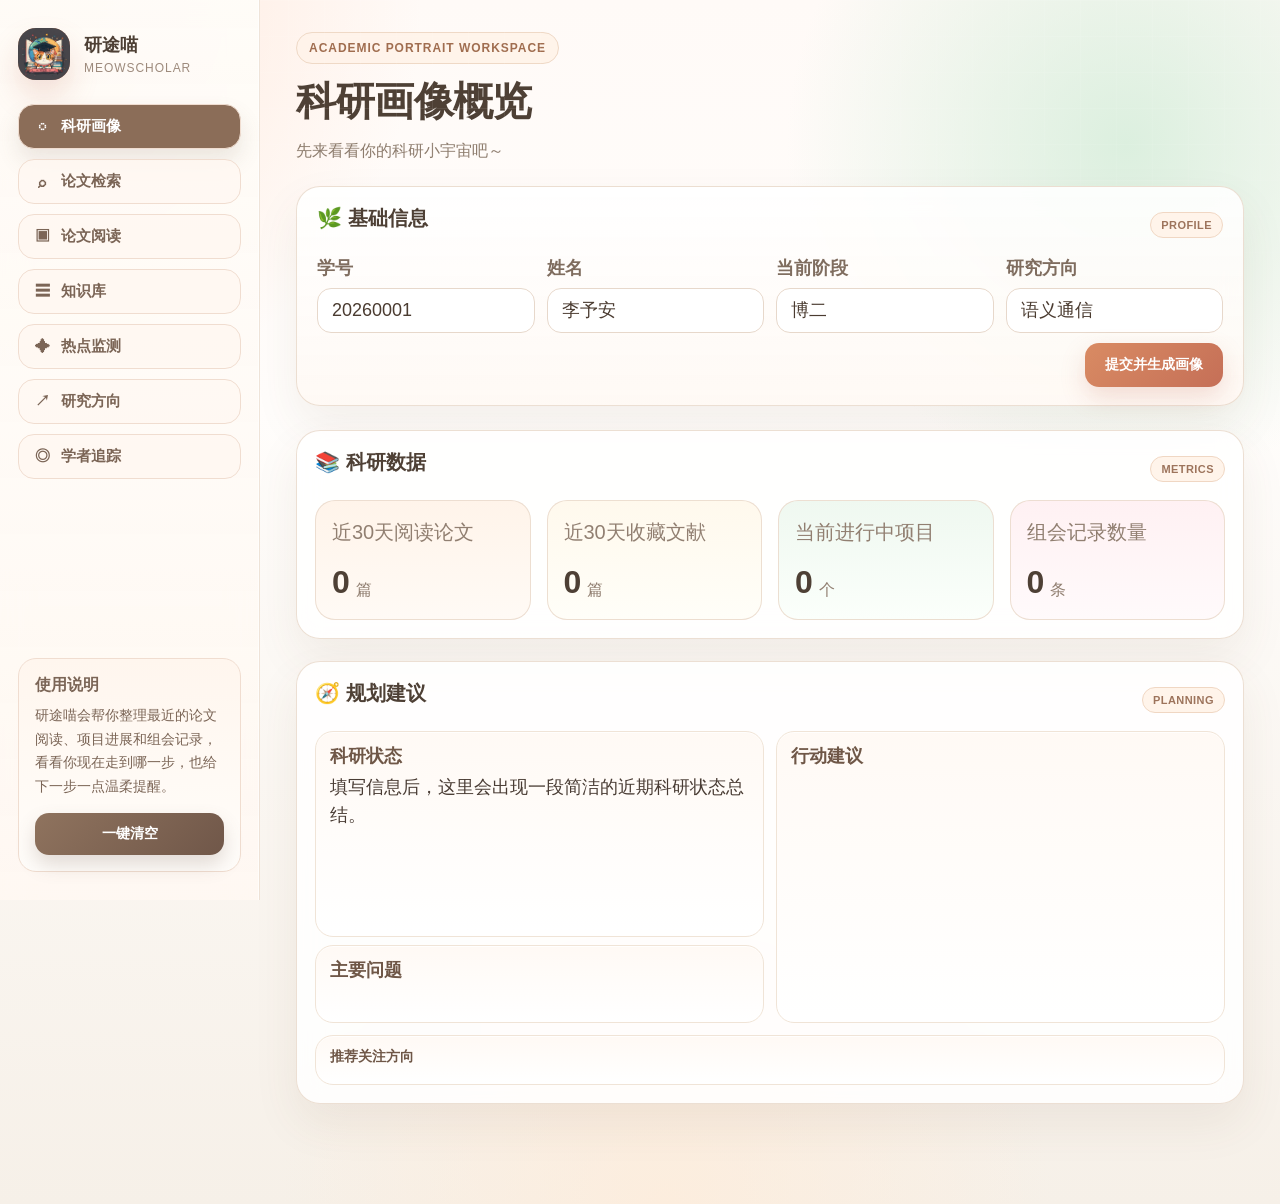
<file: templates/profile.html>
<!DOCTYPE html>
<html lang="zh-CN">
  <head>
    <meta charset="UTF-8" />
    <meta name="viewport" content="width=device-width, initial-scale=1.0" />
    <title>研途喵</title>
    <link rel="stylesheet" href="/static/style.css?v=20260620h" />
  </head>
  <body>
    <div class="dashboard-shell">
      <aside class="side-nav">
        <div class="brand-block">
          <div class="brand-mark"><img src="/static/meowscholar-avatar.png" alt="研途喵头像" /></div>
          <div class="brand-copy">
            <strong>研途喵</strong>
            <span>MeowScholar</span>
          </div>
        </div>
        <nav class="nav-stack">
          <a class="nav-link active" href="/profile"><span>◌</span>科研画像</a>
          <a class="nav-link" href="/paper-search"><span>⌕</span>论文检索</a>
          <a class="nav-link" href="/paper"><span>▣</span>论文阅读</a>
          <a class="nav-link" href="/knowledge"><span>☰</span>知识库</a>
          <a class="nav-link" href="/hotspot"><span>✦</span>热点监测</a>
          <a class="nav-link" href="/direction"><span>↗</span>研究方向</a>
          <a class="nav-link" href="/scholar"><span>◎</span>学者追踪</a>
        </nav>
        <div class="side-note">
          <strong>使用说明</strong>
          <p>研途喵会帮你整理最近的论文阅读、项目进展和组会记录，看看你现在走到哪一步，也给下一步一点温柔提醒。</p>
          <div class="side-note-actions">
            <button class="clear-all-btn" type="button" data-clear-app-state>一键清空</button>
          </div>
        </div>
      </aside>

      <div class="page">
        <header class="hero">
          <div class="hero-copy">
            <div class="hero-badge">Academic Portrait Workspace</div>
            <h1>科研画像概览</h1>
            <p>先来看看你的科研小宇宙吧～</p>
          </div>
          <div class="search-panel card soft-panel compact-panel">
            <div class="section-head compact-head">
              <h3>🌿 基础信息</h3>
              <span class="section-tag">Profile</span>
            </div>
            <div class="search-grid compact-search-grid">
              <label class="input-group">
                <span>学号</span>
                <input id="studentNoInput" type="text" placeholder="请输入学号，例如：20260001" value="20260001" />
              </label>
              <label class="input-group" id="nameGroup">
                <span>姓名</span>
                <input id="nameInput" type="text" placeholder="请输入姓名，例如：李予安" value="李予安" />
              </label>
              <label class="input-group" id="stageGroup">
                <span>当前阶段</span>
                <input id="stageInput" type="text" placeholder="例如：博二" value="博二" />
              </label>
              <label class="input-group" id="directionGroup">
                <span>研究方向</span>
                <input id="directionInput" type="text" placeholder="例如：语义通信" value="语义通信" />
              </label>
            </div>
            <div class="search-actions">
              <div class="soft-tip" id="searchTip"></div>
              <button id="queryBtn">重新生成科研画像</button>
            </div>
            <div class="prompt-banner hidden" id="promptBanner">
              <strong>需要补充基础信息</strong>
              <span>当前学号未匹配到已有档案，请填写姓名、当前阶段和研究方向后再次提交。</span>
            </div>
          </div>
        </header>

        <main class="stack-layout">
          <article class="card warm-card">
            <div class="section-head">
              <h3>📚 科研数据</h3>
              <span class="section-tag">Metrics</span>
            </div>
            <div class="metrics metrics-compact metrics-warm">
              <div class="metric metric-peach">
                <span>近30天阅读论文</span>
                <div class="metric-value"><strong id="readCount">0</strong><em>篇</em></div>
              </div>
              <div class="metric metric-cream">
                <span>近30天收藏文献</span>
                <div class="metric-value"><strong id="collectCount">0</strong><em>篇</em></div>
              </div>
              <div class="metric metric-mint">
                <span>当前进行中项目</span>
                <div class="metric-value"><strong id="activeProjectCount">0</strong><em>个</em></div>
              </div>
              <div class="metric metric-rose">
                <span>组会记录数量</span>
                <div class="metric-value"><strong id="meetingCount">0</strong><em>条</em></div>
              </div>
            </div>
          </article>

          <article class="card warm-card">
            <div class="section-head">
              <h3>🧭 规划建议</h3>
              <span class="section-tag">Planning</span>
            </div>
            <div class="planning-shell">
              <div class="planning-main">
                <section class="planning-block planning-block-summary">
                  <h4>科研状态</h4>
                  <p id="statusSummary">填写信息后，这里会出现一段简洁的近期科研状态总结。</p>
                </section>
                <section class="planning-block">
                  <h4>主要问题</h4>
                  <ul id="mainProblems" class="bullet-list"></ul>
                </section>
              </div>
              <aside class="planning-side">
                <section class="planning-block planning-block-sticky">
                  <h4>行动建议</h4>
                  <div id="actionPlan" class="action-plan-stack"></div>
                </section>
              </aside>
              <section class="planning-block planning-block-recommended">
                <h4>推荐关注方向</h4>
                <div id="recommendedTopics" class="topic-cloud"></div>
              </section>
            </div>
          </article>
        </main>

        <p id="statusMessage" class="status"></p>
      </div>
    </div>

    <script src="/static/app_shell.js?v=20260620h"></script>
    <script src="/static/profile.js?v=20260620h"></script>
  </body>
  </html>
</file>
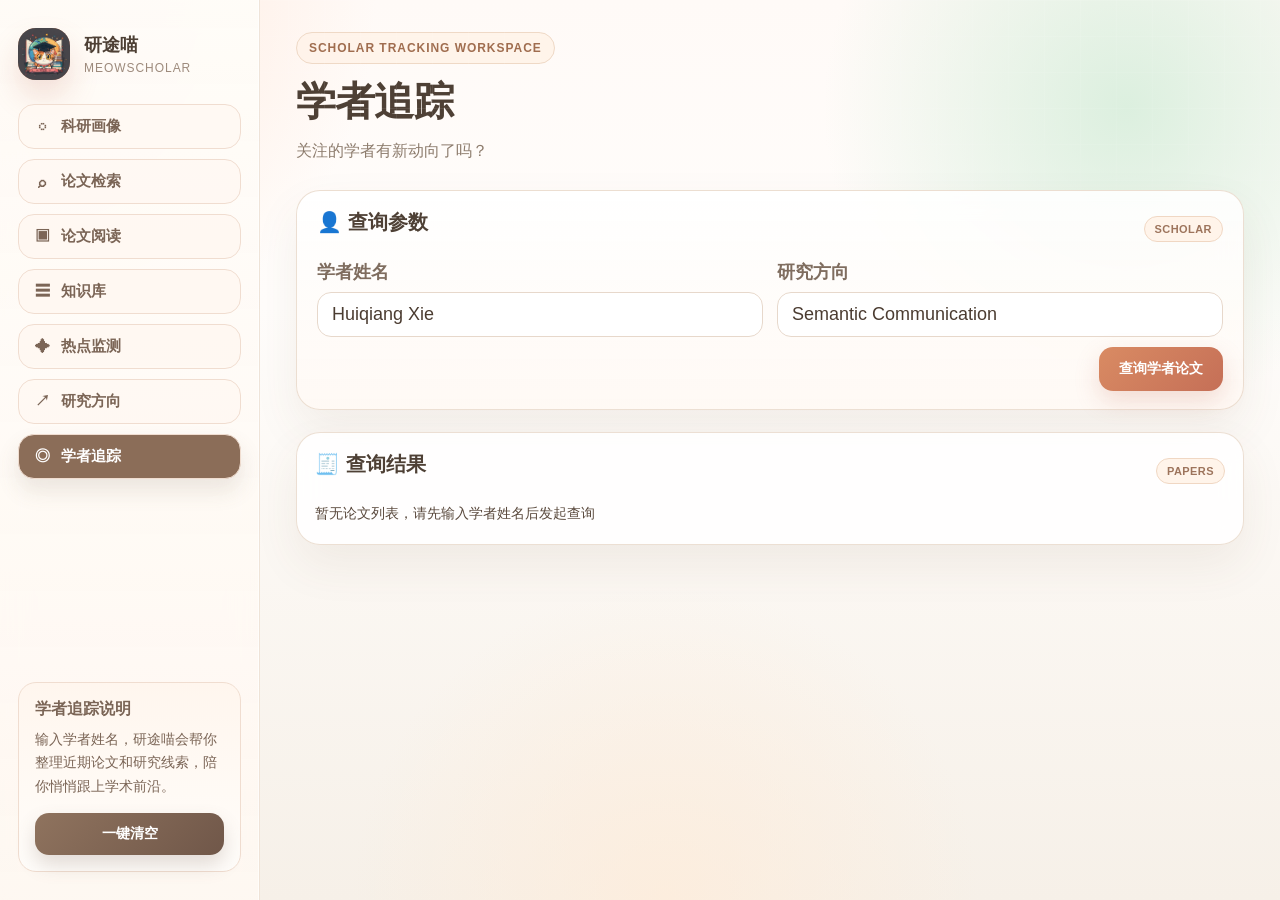
<file: templates/scholar.html>
<!DOCTYPE html>
<html lang="zh-CN">
  <head>
    <meta charset="UTF-8" />
    <meta name="viewport" content="width=device-width, initial-scale=1.0" />
    <title>学者追踪</title>
    <link rel="stylesheet" href="/static/style.css?v=20260620h" />
  </head>
  <body>
    <div class="dashboard-shell">
      <aside class="side-nav">
        <div class="brand-block">
          <div class="brand-mark"><img src="/static/meowscholar-avatar.png" alt="研途喵头像" /></div>
          <div class="brand-copy">
            <strong>研途喵</strong>
            <span>MeowScholar</span>
          </div>
        </div>
        <nav class="nav-stack">
          <a class="nav-link" href="/profile"><span>◌</span>科研画像</a>
          <a class="nav-link" href="/paper-search"><span>⌕</span>论文检索</a>
          <a class="nav-link" href="/paper"><span>▣</span>论文阅读</a>
          <a class="nav-link" href="/knowledge"><span>☰</span>知识库</a>
          <a class="nav-link" href="/hotspot"><span>✦</span>热点监测</a>
          <a class="nav-link" href="/direction"><span>↗</span>研究方向</a>
          <a class="nav-link active" href="/scholar"><span>◎</span>学者追踪</a>
        </nav>
        <div class="side-note">
          <strong>学者追踪说明</strong>
          <p>输入学者姓名，研途喵会帮你整理近期论文和研究线索，陪你悄悄跟上学术前沿。</p>
          <div class="side-note-actions">
            <button class="clear-all-btn" type="button" data-clear-app-state>一键清空</button>
          </div>
        </div>
      </aside>

      <div class="page">
        <header class="hero">
          <div class="hero-copy">
            <div class="hero-badge">Scholar Tracking Workspace</div>
            <h1>学者追踪</h1>
            <p>关注的学者有新动向了吗？</p>
          </div>
        </header>

        <main class="stack-layout">
          <article class="card search-panel soft-panel">
            <div class="section-head compact-head">
              <h3>👤 查询参数</h3>
              <span class="section-tag">Scholar</span>
            </div>
            <div class="scholar-form-grid">
              <label class="input-group">
                <span>学者姓名</span>
                <input id="scholarNameInput" type="text" placeholder="例如：Huiqiang Xie" value="Huiqiang Xie" />
              </label>
              <label class="input-group">
                <span>研究方向</span>
                <input id="scholarDirectionInput" type="text" placeholder="例如：Semantic Communication" value="Semantic Communication" />
              </label>
            </div>
            <div class="search-actions">
              <div class="soft-tip"></div>
              <button id="scholarSearchBtn">查询学者论文</button>
            </div>
          </article>

          <article class="card warm-card">
            <div class="section-head">
              <h3>🧾 查询结果</h3>
              <span class="section-tag">Papers</span>
            </div>
            <div id="scholarPaperList" class="scholar-paper-list">
              <div class="result-empty">暂无论文列表，请先输入学者姓名后发起查询</div>
            </div>
          </article>
        </main>

        <p id="statusMessage" class="status"></p>
      </div>
    </div>

    <script src="/static/app_shell.js?v=20260620h"></script>
    <script src="/static/scholar.js?v=20260620h"></script>
  </body>
</html>
</file>
<file: portfolio.css>
:root {
  --ink: #17201d;
  --muted: #5f6b65;
  --line: #dce5dc;
  --paper: #fbfcf7;
  --mint: #dbeee4;
  --green: #2c7a5b;
  --coral: #d36f4f;
  --gold: #d0a947;
  --blue: #345f8f;
  --brown: #7d5f47;
  --shadow: 0 24px 70px rgba(34, 48, 42, 0.12);
}

* {
  box-sizing: border-box;
}

html {
  scroll-behavior: smooth;
}

body {
  margin: 0;
  overflow-x: hidden;
  font-family: Inter, "PingFang SC", "Microsoft YaHei", Arial, sans-serif;
  color: var(--ink);
  background:
    linear-gradient(135deg, rgba(219, 238, 228, 0.72), rgba(251, 252, 247, 0) 34%),
    linear-gradient(225deg, rgba(246, 221, 196, 0.56), rgba(251, 252, 247, 0) 30%),
    var(--paper);
}

a {
  color: inherit;
  text-decoration: none;
}

img {
  display: block;
  max-width: 100%;
}

.site-header {
  position: sticky;
  top: 0;
  z-index: 10;
  display: flex;
  align-items: center;
  justify-content: space-between;
  gap: 24px;
  padding: 18px clamp(20px, 4vw, 56px);
  border-bottom: 1px solid rgba(220, 229, 220, 0.82);
  background: rgba(251, 252, 247, 0.88);
  backdrop-filter: blur(18px);
}

.brand {
  display: inline-flex;
  align-items: center;
  gap: 12px;
  font-weight: 900;
}

.brand img {
  width: 36px;
  height: 36px;
  border-radius: 10px;
  box-shadow: 0 8px 18px rgba(44, 122, 91, 0.18);
}

.top-nav {
  display: flex;
  gap: 8px;
  color: var(--muted);
  font-size: 14px;
}

.top-nav a {
  padding: 9px 12px;
  border-radius: 8px;
}

.top-nav a:hover {
  background: #edf5ef;
  color: var(--ink);
}

main {
  max-width: 100vw;
  overflow: hidden;
}

.hero-section {
  min-height: min(860px, calc(100vh - 74px));
  display: grid;
  grid-template-columns: minmax(0, 0.86fr) minmax(460px, 1.14fr);
  align-items: center;
  gap: clamp(32px, 5vw, 72px);
  padding: clamp(52px, 8vw, 92px) clamp(20px, 5vw, 72px) clamp(42px, 6vw, 78px);
}

.hero-copy {
  min-width: 0;
  max-width: 760px;
}

.eyebrow {
  margin: 0 0 12px;
  color: var(--green);
  font-size: 12px;
  font-weight: 900;
  letter-spacing: 0.14em;
  text-transform: uppercase;
}

h1,
h2,
h3,
p,
span,
strong {
  overflow-wrap: anywhere;
}

h1 {
  margin: 0;
  max-width: 820px;
  font-size: clamp(38px, 5.6vw, 76px);
  line-height: 1.02;
  letter-spacing: 0;
  word-break: break-word;
}

h1 span {
  display: block;
}

.hero-lead {
  max-width: 720px;
  margin: 26px 0 0;
  color: var(--muted);
  font-size: clamp(17px, 2vw, 21px);
  line-height: 1.75;
}

.hero-actions {
  display: flex;
  flex-wrap: wrap;
  gap: 14px;
  margin-top: 32px;
}

.primary-action,
.secondary-action {
  display: inline-flex;
  align-items: center;
  justify-content: center;
  min-height: 48px;
  padding: 0 20px;
  border-radius: 8px;
  font-weight: 900;
}

.primary-action {
  background: var(--ink);
  color: #fff;
  box-shadow: 0 16px 36px rgba(23, 32, 29, 0.18);
}

.secondary-action {
  border: 1px solid var(--line);
  background: rgba(255, 255, 255, 0.66);
  color: var(--ink);
}

.hero-metrics {
  display: grid;
  grid-template-columns: repeat(3, minmax(0, 1fr));
  gap: 12px;
  margin-top: 28px;
}

.hero-metrics div {
  border: 1px solid var(--line);
  border-radius: 8px;
  background: rgba(255, 255, 255, 0.62);
  padding: 16px;
}

.hero-metrics strong {
  display: block;
  font-size: clamp(26px, 4vw, 42px);
  line-height: 1;
}

.hero-metrics span {
  display: block;
  margin-top: 8px;
  color: var(--muted);
  font-size: 13px;
  line-height: 1.5;
}

.hero-shot,
.screen-card {
  margin: 0;
  border: 1px solid rgba(220, 229, 220, 0.94);
  border-radius: 8px;
  background: rgba(255, 255, 255, 0.82);
  box-shadow: var(--shadow);
  overflow: hidden;
}

.hero-shot img {
  width: 100%;
  aspect-ratio: 16 / 9.4;
  object-fit: cover;
  object-position: top left;
}

.hero-shot figcaption {
  padding: 14px 18px 18px;
  color: var(--muted);
  font-size: 14px;
  line-height: 1.65;
}

.section {
  padding: clamp(48px, 8vw, 92px) clamp(20px, 5vw, 72px);
}

.section-heading {
  margin-bottom: 28px;
}

.section-heading h2 {
  margin: 0;
  font-size: clamp(30px, 4vw, 54px);
  line-height: 1.08;
  letter-spacing: 0;
}

.section-heading p:not(.eyebrow) {
  margin: 18px 0 0;
  color: var(--muted);
  font-size: 17px;
  line-height: 1.82;
}

.why-section,
.gallery-section {
  background: #ffffff;
  border-top: 1px solid var(--line);
}

.problem-grid,
.method-grid {
  display: grid;
  grid-template-columns: repeat(4, minmax(0, 1fr));
  gap: 16px;
}

.problem-grid article,
.method-grid article,
.challenge-list article {
  border: 1px solid var(--line);
  border-radius: 8px;
  background: rgba(251, 252, 247, 0.82);
  padding: 24px;
}

.problem-grid span {
  color: var(--green);
  font-size: 13px;
  font-weight: 900;
}

.problem-grid h3,
.method-grid h3,
.screen-card h3 {
  margin: 14px 0 10px;
  font-size: 22px;
}

.problem-grid p,
.method-grid p,
.challenge-list p,
.screen-card p {
  margin: 0;
  color: var(--muted);
  line-height: 1.75;
}

.approach-section {
  background: #f7faf5;
}

.flow-board {
  display: grid;
  grid-template-columns: minmax(160px, 1fr) auto minmax(180px, 1fr) auto minmax(190px, 1fr) auto minmax(180px, 1fr);
  gap: 12px;
  align-items: center;
  margin-bottom: 22px;
}

.flow-node {
  min-height: 118px;
  display: grid;
  align-content: center;
  gap: 8px;
  padding: 20px;
  border-radius: 8px;
  border: 1px solid rgba(220, 229, 220, 0.96);
  background: #fff;
  color: var(--ink);
  font-size: 20px;
  font-weight: 900;
  text-align: center;
}

.flow-node small {
  color: var(--muted);
  font-size: 13px;
  font-weight: 700;
  line-height: 1.5;
}

.flow-node.control {
  background: var(--ink);
  color: #fff;
}

.flow-node.control small {
  color: rgba(255, 255, 255, 0.72);
}

.flow-node.workflows {
  background: #eef5ef;
}

.flow-node.output {
  background: #fff8ee;
}

.flow-arrow {
  color: var(--green);
  font-size: 26px;
  font-weight: 900;
}

.method-grid {
  grid-template-columns: repeat(3, minmax(0, 1fr));
}

.challenge-section {
  background: #17201d;
  color: #fff;
}

.challenge-section .eyebrow {
  color: #9ed3b7;
}

.challenge-list {
  display: grid;
  grid-template-columns: repeat(2, minmax(0, 1fr));
  gap: 16px;
}

.challenge-list article {
  background: rgba(255, 255, 255, 0.08);
  border-color: rgba(255, 255, 255, 0.14);
}

.challenge-list strong {
  display: block;
  margin-bottom: 10px;
  color: #fff;
  font-size: 22px;
}

.challenge-list p {
  color: rgba(255, 255, 255, 0.72);
}

.outcome-section {
  background: #eef5ef;
}

.outcome-copy {
  display: grid;
  grid-template-columns: repeat(4, minmax(0, 1fr));
  gap: 16px;
}

.outcome-copy div {
  display: grid;
  gap: 8px;
  border: 1px solid var(--line);
  border-radius: 8px;
  background: rgba(255, 255, 255, 0.78);
  padding: 22px;
}

.outcome-copy strong {
  font-size: 20px;
}

.outcome-copy span {
  color: var(--muted);
  line-height: 1.72;
}

.screen-grid {
  display: grid;
  grid-template-columns: repeat(2, minmax(0, 1fr));
  gap: 20px;
}

.screen-card.wide {
  grid-column: 1 / -1;
}

.screen-card img {
  width: 100%;
  aspect-ratio: 16 / 9.2;
  object-fit: cover;
  object-position: top left;
  border-bottom: 1px solid var(--line);
}

.screen-card div {
  padding: 20px 22px 22px;
}

.screen-card h3 {
  margin-top: 0;
}


.site-footer {
  display: flex;
  justify-content: space-between;
  gap: 18px;
  padding: 26px clamp(20px, 5vw, 72px);
  background: #101613;
  color: rgba(255, 255, 255, 0.72);
  font-size: 14px;
}

.site-footer span {
  color: #fff;
  font-weight: 800;
}

@media (max-width: 1080px) {
  .hero-section {
    grid-template-columns: 1fr;
  }

  .problem-grid,
  .method-grid,
  .outcome-copy {
    grid-template-columns: repeat(2, minmax(0, 1fr));
  }

  .flow-board {
    grid-template-columns: 1fr;
  }

  .flow-arrow {
    transform: rotate(90deg);
    justify-self: center;
  }
}

@media (max-width: 760px) {
  h1 {
    font-size: clamp(31px, 9.4vw, 36px);
    line-height: 1.14;
  }

  .site-header {
    align-items: flex-start;
    flex-direction: column;
  }

  .top-nav {
    width: 100%;
    min-width: 0;
    flex-wrap: wrap;
    overflow-x: visible;
    padding-bottom: 2px;
    white-space: normal;
  }

  .hero-section {
    width: 100%;
    max-width: 100vw;
    min-height: auto;
    padding-top: 42px;
    gap: 28px;
  }

  .hero-actions a {
    width: 100%;
  }
  .hero-copy,
  .hero-lead,
  .hero-actions,
  .hero-metrics,
  .hero-shot {
    width: 100%;
    max-width: calc(100vw - 48px);
  }

  .hero-actions a {
    max-width: calc(100vw - 48px);
  }


  .hero-metrics,
  .problem-grid,
  .method-grid,
  .outcome-copy,
  .challenge-list,
  .screen-grid {
    grid-template-columns: 1fr;
  }


  .site-footer {
    flex-direction: column;
  }
}
</file>
<file: static/style.css>
* {
  box-sizing: border-box;
}

body {
  margin: 0;
  font-family: "PingFang SC", "Helvetica Neue", Arial, sans-serif;
  background:
    radial-gradient(circle at top left, rgba(255, 228, 213, 0.95), transparent 24%),
    radial-gradient(circle at 88% 12%, rgba(216, 238, 220, 0.9), transparent 22%),
    radial-gradient(circle at 52% 100%, rgba(254, 236, 218, 0.76), transparent 28%),
    linear-gradient(180deg, #fffaf7 0%, #fffdfb 34%, #f6f0e8 100%);
  color: #3d3a36;
}

.dashboard-shell {
  display: grid;
  grid-template-columns: 260px minmax(0, 1fr);
  min-height: 100vh;
  position: relative;
}

.dashboard-shell::before {
  content: "";
  position: fixed;
  inset: 0;
  pointer-events: none;
  background-image:
    linear-gradient(rgba(255, 255, 255, 0.35) 1px, transparent 1px),
    linear-gradient(90deg, rgba(255, 255, 255, 0.35) 1px, transparent 1px);
  background-size: 36px 36px;
  mask-image: linear-gradient(180deg, rgba(0, 0, 0, 0.28), transparent 70%);
}

.side-nav {
  position: sticky;
  top: 0;
  align-self: start;
  height: 100vh;
  padding: 28px 18px;
  border-right: 1px solid rgba(233, 218, 204, 0.7);
  background: linear-gradient(180deg, rgba(255, 252, 248, 0.94), rgba(255, 248, 242, 0.88));
  backdrop-filter: blur(14px);
  display: flex;
  flex-direction: column;
  gap: 24px;
  box-shadow: inset -1px 0 0 rgba(255, 255, 255, 0.65);
  overflow-y: auto;
}

.brand-block {
  display: flex;
  gap: 14px;
  align-items: center;
}

.brand-mark {
  width: 52px;
  height: 52px;
  border-radius: 18px;
  display: inline-flex;
  align-items: center;
  justify-content: center;
  background: linear-gradient(135deg, #f2b28c, #d47c5a);
  color: #fff;
  font-size: 22px;
  font-weight: 700;
  box-shadow: 0 16px 30px rgba(197, 111, 87, 0.2);
  letter-spacing: 0.04em;
}

.brand-mark img {
  width: 100%;
  height: 100%;
  display: block;
  object-fit: cover;
  border-radius: 18px;
}

.brand-copy {
  display: flex;
  flex-direction: column;
  gap: 4px;
}

.brand-copy strong {
  color: #4e4035;
  font-size: 18px;
}

.brand-copy span {
  color: #9d8a7c;
  font-size: 12px;
  letter-spacing: 0.08em;
  text-transform: uppercase;
}

.nav-stack {
  display: flex;
  flex-direction: column;
  gap: 10px;
}

.nav-stack .nav-link {
  justify-content: flex-start;
  gap: 10px;
  min-width: 0;
  width: 100%;
  padding: 12px 14px;
  border-radius: 16px;
  font-size: 15px;
  transition: transform 0.18s ease, box-shadow 0.18s ease, background 0.18s ease;
}

.nav-stack .nav-link.active {
  box-shadow: 0 12px 22px rgba(120, 96, 79, 0.14);
}

.nav-stack .nav-link span {
  display: inline-flex;
  width: 18px;
  justify-content: center;
}

.nav-stack .nav-link:hover {
  transform: translateX(2px);
  box-shadow: 0 10px 18px rgba(120, 96, 79, 0.08);
}

.side-note {
  margin-top: auto;
  padding: 16px;
  border-radius: 18px;
  background: linear-gradient(180deg, #fff6ee, #fffdfa);
  border: 1px solid #f0ddd0;
  color: #7b6556;
}

.side-note strong {
  display: block;
  margin-bottom: 8px;
}

.side-note p {
  margin: 0;
  line-height: 1.7;
  font-size: 14px;
}

.side-note-actions {
  margin-top: 14px;
}

.clear-all-btn {
  width: 100%;
  padding: 12px 14px;
  border-radius: 14px;
  background: linear-gradient(135deg, #8f735e, #705749);
  color: #fff;
  box-shadow: 0 10px 20px rgba(112, 87, 73, 0.2);
}

.page {
  width: 100%;
  padding: 32px 36px 56px;
}

.hero {
  display: flex;
  flex-direction: column;
  align-items: stretch;
  gap: 20px;
  margin-bottom: 24px;
}

.hero-badge {
  display: inline-flex;
  align-items: center;
  width: fit-content;
  padding: 8px 12px;
  border-radius: 999px;
  background: rgba(255, 244, 234, 0.92);
  color: #a06d4f;
  border: 1px solid #efd9c6;
  font-size: 12px;
  font-weight: 700;
  letter-spacing: 0.08em;
  text-transform: uppercase;
  margin-bottom: 10px;
}

.hero h1 {
  margin: 0 0 8px;
  font-size: 40px;
  color: #4e4035;
  letter-spacing: -0.02em;
}

.hero p {
  margin: 0;
  color: #8d7c6d;
  font-size: 16px;
  line-height: 1.8;
  max-width: 780px;
}

.hero-copy {
  display: flex;
  flex-direction: column;
}

.page-nav {
  display: none;
}

.nav-link {
  display: inline-flex;
  align-items: center;
  justify-content: center;
  min-width: 108px;
  padding: 10px 14px;
  border-radius: 999px;
  background: rgba(255, 248, 242, 0.8);
  border: 1px solid #f0ddd0;
  color: #7b6556;
  text-decoration: none;
  font-size: 14px;
  font-weight: 600;
}

.nav-link.active {
  background: #8b6d58;
  color: #fff;
}

button {
  border: none;
  border-radius: 14px;
  padding: 13px 20px;
  background: linear-gradient(135deg, #d98b63, #c56f57);
  color: #fff;
  font-size: 14px;
  font-weight: 600;
  cursor: pointer;
  box-shadow: 0 10px 24px rgba(197, 111, 87, 0.22);
  transition: transform 0.18s ease, box-shadow 0.18s ease, opacity 0.18s ease;
}

button:hover:not(:disabled) {
  transform: translateY(-1px);
  box-shadow: 0 14px 30px rgba(197, 111, 87, 0.28);
}

button.secondary {
  background: #8b6d58;
}

button:disabled {
  opacity: 0.65;
  cursor: not-allowed;
}

.stack-layout {
  display: flex;
  flex-direction: column;
  gap: 22px;
}

.section-block {
  display: flex;
  flex-direction: column;
  gap: 20px;
}

.section-title h2 {
  margin: 0 0 8px;
  font-size: 28px;
}

.section-title p {
  margin: 0;
  color: #6f7a94;
}

.card {
  background: rgba(255, 255, 255, 0.86);
  backdrop-filter: blur(12px);
  border: 1px solid rgba(233, 218, 204, 0.85);
  border-radius: 24px;
  padding: 18px;
  box-shadow: 0 20px 46px rgba(97, 74, 57, 0.08);
}

.card h2 {
  margin: 0 0 20px;
  font-size: 22px;
}

.card h3 {
  margin: 0 0 14px;
  font-size: 20px;
  color: #4e4035;
}

.info-grid {
  display: grid;
  grid-template-columns: repeat(2, minmax(0, 1fr));
  gap: 12px 20px;
}

.field {
  display: flex;
  justify-content: space-between;
  gap: 16px;
  padding: 14px 16px;
  border: 1px solid #f0e4d7;
  border-radius: 18px;
  background: linear-gradient(180deg, rgba(255, 250, 245, 0.92), rgba(255, 255, 255, 0.92));
}

.field-block {
  flex-direction: column;
}

.field span,
.metric span {
  color: #917f71;
}

.field strong {
  font-size: 22px;
  text-align: right;
  color: #4a3b31;
}

.field-block strong {
  font-size: 18px;
  text-align: left;
  line-height: 1.6;
}

.compact-field {
  padding: 12px 14px;
}

.compact-field strong {
  font-size: 15px;
  line-height: 1.6;
}

.metrics {
  display: grid;
  grid-template-columns: repeat(4, minmax(0, 1fr));
  gap: 16px;
}

.metrics-compact .metric {
  min-height: auto;
}

.metrics-compact .metric > span {
  font-size: 20px;
}

.metric {
  border-radius: 20px;
  padding: 18px 16px;
  min-height: 120px;
  display: flex;
  flex-direction: column;
  justify-content: space-between;
  border: 1px solid rgba(235, 220, 206, 0.9);
}

.metric-value {
  display: flex;
  align-items: end;
  gap: 6px;
  margin-top: 18px;
}

.metric strong {
  display: inline-block;
  font-size: 32px;
  color: #4e4035;
}

.metric em {
  font-style: normal;
  color: #917f71;
}

.metric-peach {
  background: linear-gradient(180deg, #fff4ea, #fffaf5);
}

.metric-cream {
  background: linear-gradient(180deg, #fff9ed, #fffef8);
}

.metric-mint {
  background: linear-gradient(180deg, #eff8f0, #fbfffb);
}

.metric-rose {
  background: linear-gradient(180deg, #fff1f3, #fffafb);
}

.search-panel {
  padding: 18px 20px;
  background: linear-gradient(180deg, rgba(255, 255, 255, 0.88), rgba(255, 249, 244, 0.92));
}

.compact-head {
  margin-bottom: 16px;
}

.search-grid {
  display: grid;
  grid-template-columns: repeat(4, minmax(0, 1fr));
  gap: 14px;
}

.compact-search-grid {
  grid-template-columns: repeat(4, minmax(140px, 1fr));
  gap: 12px;
}

.input-group {
  display: flex;
  flex-direction: column;
  gap: 8px;
}

.input-group span {
  color: #7f6d5f;
  font-size: 14px;
  font-weight: 600;
}

.input-group input {
  width: 100%;
  border: 1px solid #e7d8cb;
  border-radius: 14px;
  padding: 11px 14px;
  font-size: 14px;
  background: rgba(255, 255, 255, 0.92);
  color: #4b3c31;
  box-shadow: inset 0 1px 0 rgba(255, 255, 255, 0.7);
}

.input-group input:focus {
  outline: none;
  border-color: #d98b63;
  box-shadow: 0 0 0 4px rgba(217, 139, 99, 0.15);
}

.search-actions {
  display: flex;
  align-items: center;
  justify-content: space-between;
  gap: 16px;
  margin-top: 10px;
  padding-top: 0;
}

.paper-search-form-grid {
  display: grid;
  grid-template-columns: minmax(0, 1fr) 182px;
  gap: 16px;
  align-items: end;
}

.paper-search-form-inline {
  display: flex;
  align-items: end;
  justify-content: space-between;
  flex-wrap: nowrap;
  gap: 16px;
  column-gap: 16px;
}

.paper-search-spacer {
  min-height: 1px;
}

.paper-search-input-group {
  grid-column: 1;
  max-width: none;
  min-width: 0;
  width: 100%;
}

.paper-search-submit {
  grid-column: 2;
  justify-self: end;
  align-self: end;
  width: 100%;
  min-height: 52px;
  height: 52px;
}

.secondary-action {
  border: 1px solid #f0d7c3;
  background: #fff7f0;
  color: #9a6343;
  cursor: pointer;
}

.paper-search-actions {
  justify-content: flex-start;
}

.soft-tip {
  color: #9b8776;
  font-size: 13px;
  line-height: 1.5;
}

.prompt-banner {
  display: flex;
  flex-direction: column;
  gap: 6px;
  margin-top: 16px;
  padding: 14px 16px;
  border-radius: 16px;
  background: linear-gradient(180deg, #fff4ea, #fffaf6);
  border: 1px solid #f1dac8;
  color: #7d5f4b;
}

.prompt-banner strong {
  font-size: 14px;
  color: #9a6343;
}

.prompt-banner span {
  line-height: 1.6;
  font-size: 14px;
}

.section-head {
  display: flex;
  align-items: center;
  justify-content: space-between;
  gap: 12px;
  margin-bottom: 10px;
}

.section-tag {
  display: inline-flex;
  align-items: center;
  padding: 6px 10px;
  border-radius: 999px;
  background: #fff4ea;
  color: #9d745c;
  border: 1px solid #f0d7c3;
  font-size: 11px;
  font-weight: 700;
  letter-spacing: 0.04em;
  text-transform: uppercase;
}

.subtle-link {
  display: inline-flex;
  align-items: center;
  width: fit-content;
  margin-top: 10px;
  color: #9d6c50;
  text-decoration: none;
  font-size: 13px;
  font-weight: 600;
}

.subtle-link:hover {
  text-decoration: underline;
}

.summary-card,
.planning-block {
  padding: 12px 14px;
  border-radius: 18px;
  border: 1px solid #f0e4d7;
  background: linear-gradient(180deg, rgba(255, 249, 244, 0.95), rgba(255, 255, 255, 0.95));
  box-shadow: inset 0 1px 0 rgba(255, 255, 255, 0.75);
}

.summary-card h4,
.planning-block h4 {
  margin: 0 0 6px;
  font-size: 14px;
  color: #6f5747;
}

.summary-card p,
.planning-block p {
  margin: 0;
  line-height: 1.55;
  color: #493c34;
}

.planning-layout {
  display: grid;
  grid-template-columns: repeat(2, minmax(0, 1fr));
  gap: 16px;
}

.planning-shell {
  display: grid;
  grid-template-columns: repeat(2, minmax(0, 1fr));
  gap: 12px;
  align-items: stretch;
  grid-template-areas:
    "main side"
    "recommended recommended";
}

.planning-main,
.planning-side {
  min-width: 0;
}

.planning-main {
  grid-area: main;
  display: flex;
  flex-direction: column;
  gap: 8px;
}

.planning-main .planning-block-summary,
.planning-main .planning-block:nth-child(2) {
  min-height: 206px;
}

.planning-main .planning-block:last-child {
  min-height: 112px;
}

.planning-side {
  grid-area: side;
  display: flex;
  flex-direction: column;
}

.planning-block-recommended {
  grid-area: recommended;
}

.planning-block-sticky {
  height: 100%;
}

.planning-block-summary {
  min-height: 132px;
}

.planning-main .planning-block:nth-child(2) {
  min-height: 148px;
}

.planning-main .planning-block:last-child {
  min-height: 78px;
}

.bullet-list {
  margin: 0;
  padding-left: 18px;
  color: #493c34;
  line-height: 1.5;
}

.bullet-list li + li {
  margin-top: 3px;
}

.priority-stack {
  display: flex;
  flex-direction: column;
  gap: 10px;
}

.priority-item {
  display: grid;
  grid-template-columns: 34px 1fr;
  gap: 8px;
  align-items: start;
  padding: 10px 12px;
  border-radius: 14px;
  border: 1px solid rgba(240, 228, 215, 0.88);
  min-height: 68px;
}

.priority-item span {
  display: inline-flex;
  align-items: center;
  justify-content: center;
  width: 30px;
  height: 30px;
  border-radius: 9px;
  font-weight: 700;
}

.priority-item p {
  margin: 0;
  line-height: 1.45;
}

.priority-item strong {
  display: block;
  margin-bottom: 3px;
  color: #4e4035;
  font-size: 14px;
}

.action-plan-stack {
  display: flex;
  flex-direction: column;
  gap: 6px;
}

.priority-high {
  background: #fff1ef;
}

.priority-high span {
  background: #f8c8c1;
  color: #8f3d31;
}

.priority-medium {
  background: #fff8eb;
}

.priority-medium span {
  background: #f1ddb0;
  color: #8a6831;
}

.priority-low {
  background: #eff8f0;
}

.priority-low span {
  background: #cfe7d1;
  color: #3f6c48;
}

.topic-cloud {
  display: flex;
  flex-wrap: wrap;
  gap: 6px;
  align-content: flex-start;
}

.topic-pill {
  display: inline-flex;
  align-items: center;
  padding: 7px 11px;
  border-radius: 999px;
  background: #fff4ea;
  color: #7c624f;
  border: 1px solid #f0d7c3;
  line-height: 1.4;
  font-size: 13px;
  box-shadow: 0 8px 16px rgba(174, 133, 104, 0.08);
}

.topic-pill-empty {
  background: #f7f2ec;
  color: #9d8a7c;
}

.suggestion-header {
  display: flex;
  justify-content: space-between;
  align-items: center;
  gap: 16px;
}

.direction-search {
  display: flex;
  gap: 12px;
  align-items: center;
}

.direction-search input {
  flex: 1;
  border: 1px solid #d9e0ee;
  border-radius: 12px;
  padding: 14px 16px;
  font-size: 15px;
  background: #fff;
}

.direction-layout {
  display: grid;
  grid-template-columns: minmax(420px, 1fr) 220px;
  gap: 16px;
  align-items: end;
}

.direction-input-group input {
  min-height: 52px;
}

.direction-submit {
  width: 100%;
  min-height: 52px;
  align-self: end;
  justify-self: end;
}

.direction-helper-tip {
  grid-column: 1 / -1;
  margin: 0;
}

.direction-result-layout {
  display: grid;
  grid-template-columns: minmax(0, 1.45fr) minmax(280px, 0.75fr);
  gap: 16px;
}

.hotspot-single-form {
  display: grid;
  grid-template-columns: minmax(0, 1fr) 190px;
  gap: 18px;
  align-items: end;
}

.hotspot-question-input input {
  min-height: 52px;
}

.hotspot-overview-card {
  min-height: 112px;
}

.hotspot-form-grid {
  display: grid;
  grid-template-columns: repeat(4, minmax(0, 1fr));
  gap: 14px;
}

.hotspot-form-grid .hotspot-wide {
  grid-column: span 2;
}

.hotspot-hero-grid {
  display: grid;
  grid-template-columns: minmax(0, 1.35fr) minmax(260px, 0.65fr);
  gap: 14px;
}

.hotspot-summary-card,
.hotspot-report-card {
  min-height: 116px;
}

.hotspot-report-wrap {
  display: flex;
  align-items: center;
  min-height: 58px;
}

.hotspot-report-link {
  min-width: 148px;
}

.hotspot-debug-link {
  margin-top: 12px;
}

.hotspot-agent-output {
  min-height: 180px;
}

.hotspot-markdown-block {
  color: #493c34;
  line-height: 1.75;
}

.hotspot-agent-output h2,
.hotspot-agent-output h3,
.hotspot-agent-output h4,
.hotspot-agent-output h5,
.hotspot-markdown-block h2,
.hotspot-markdown-block h3,
.hotspot-markdown-block h4,
.hotspot-markdown-block h5 {
  margin: 0 0 10px;
  color: #5a4537;
}

.hotspot-agent-output p,
.hotspot-agent-output li,
.hotspot-markdown-block p,
.hotspot-markdown-block li {
  color: #493c34;
  line-height: 1.75;
}

.hotspot-agent-output ul,
.hotspot-agent-output ol,
.hotspot-markdown-block ul,
.hotspot-markdown-block ol {
  margin: 0;
  padding-left: 18px;
}

.hotspot-agent-output ul + p,
.hotspot-agent-output ol + p,
.hotspot-agent-output p + ul,
.hotspot-agent-output p + ol,
.hotspot-agent-output p + p,
.hotspot-markdown-block ul + p,
.hotspot-markdown-block ol + p,
.hotspot-markdown-block p + ul,
.hotspot-markdown-block p + ol,
.hotspot-markdown-block p + p {
  margin-top: 10px;
}

.hotspot-agent-output a {
  color: #9f5f3f;
  text-decoration: none;
}

.markdown-figure {
  margin: 12px 0;
}

.markdown-figure img {
  display: block;
  width: 100%;
  border-radius: 16px;
  border: 1px solid #eddccd;
}

.markdown-figure figcaption {
  margin-top: 6px;
  color: #8e7968;
  font-size: 12px;
}

.hotspot-topic-grid {
  display: grid;
  grid-template-columns: repeat(2, minmax(0, 1fr));
  gap: 12px;
}

.hotspot-topic-list {
  display: flex;
  flex-direction: column;
  gap: 14px;
}

.hotspot-topic-card {
  display: grid;
  grid-template-columns: 42px minmax(0, 1fr);
  gap: 14px;
  align-items: start;
  padding: 16px;
  border-radius: 20px;
  border: 1px solid #f0dfd1;
  background: linear-gradient(135deg, rgba(255, 250, 246, 0.98), rgba(255, 255, 255, 0.96));
}

.hotspot-topic-title-row {
  display: flex;
  align-items: center;
  justify-content: space-between;
  gap: 12px;
  margin-bottom: 10px;
  min-height: 42px;
}

.hotspot-topic-title-row strong {
  color: #4c3c32;
  font-size: 22px;
  line-height: 1.45;
}

.hotspot-topic-section {
  padding: 12px 0;
  border-top: 1px solid rgba(239, 222, 207, 0.88);
}

.hotspot-topic-section span {
  display: inline-flex;
  margin-bottom: 6px;
  color: #96725e;
  font-size: 20px;
  font-weight: 800;
}

.hotspot-topic-section p {
  margin: 0;
  color: #57463b;
  font-size: 16px;
  line-height: 1.75;
}

.hotspot-topic-section ul {
  margin: 0;
  padding-left: 18px;
  color: #2f2a26;
  line-height: 1.75;
}

.hotspot-topic-section a,
.representative-result-card a {
  color: #9f5f3f;
  text-decoration: none;
}

.topic-card {
  display: grid;
  grid-template-columns: 42px 1fr;
  gap: 12px;
  padding: 14px;
  border-radius: 18px;
  border: 1px solid #f0e4d7;
  background: linear-gradient(180deg, rgba(255, 249, 244, 0.95), rgba(255, 255, 255, 0.96));
}

.topic-index {
  width: 42px;
  height: 42px;
  border-radius: 14px;
  display: inline-flex;
  align-items: center;
  justify-content: center;
  background: linear-gradient(135deg, #f5d8c8, #f9ebe2);
  color: #9d6549;
  font-size: 15px;
  font-weight: 700;
  align-self: start;
}

.topic-body {
  min-width: 0;
}

.topic-body strong {
  display: block;
  margin-bottom: 8px;
  color: #4e4035;
  font-size: 15px;
  line-height: 1.5;
}

.topic-meta {
  display: inline-flex;
  margin-bottom: 8px;
  padding: 4px 9px;
  border-radius: 999px;
  background: rgba(245, 223, 205, 0.72);
  color: #9f6648;
  font-size: 12px;
  font-weight: 700;
}

.topic-summary {
  margin: 0;
  color: #5a493d;
  font-size: 14px;
  line-height: 1.7;
}

.topic-summary p,
.topic-summary ul,
.topic-summary ol {
  margin: 0;
}

.topic-summary p + p,
.topic-summary p + ul,
.topic-summary p + ol,
.topic-summary ul + p,
.topic-summary ol + p {
  margin-top: 8px;
}

.hotspot-chart-grid {
  display: grid;
  grid-template-columns: repeat(2, minmax(0, 1fr));
  gap: 14px;
}

.chart-panel {
  min-height: 230px;
}

.chart-panel h4 {
  font-size: 18px;
}

.chart-embed,
.chart-embed-empty {
  border-radius: 16px;
  border: 1px dashed #ead7c7;
  min-height: 170px;
  background: rgba(255, 252, 248, 0.8);
}

.chart-embed {
  overflow: hidden;
}

.chart-embed img {
  display: block;
  width: 100%;
  height: auto;
}

.chart-embed-empty {
  display: flex;
  align-items: center;
  justify-content: center;
  color: #9b8776;
  font-size: 14px;
  text-align: center;
  padding: 16px;
}

.hotspot-results-grid {
  display: grid;
  grid-template-columns: repeat(2, minmax(0, 1fr));
  gap: 14px;
}

.hotspot-latest-grid {
  display: grid;
  grid-template-columns: repeat(2, minmax(0, 1fr));
  gap: 12px;
}

.result-scroll {
  max-height: 420px;
  overflow-y: auto;
  padding-right: 6px;
}

.hotspot-result-list {
  display: flex;
  flex-direction: column;
  gap: 10px;
}

.representative-result-list {
  display: flex;
  flex-direction: column;
  gap: 12px;
}

.representative-result-card {
  padding: 16px 18px;
  border-radius: 18px;
  border: 1px solid #f0dfd1;
  background: linear-gradient(180deg, rgba(255, 250, 246, 0.98), rgba(255, 255, 255, 0.96));
}

.representative-result-head {
  display: grid;
  grid-template-columns: 42px minmax(0, 1fr);
  gap: 12px;
  align-items: start;
  margin-bottom: 10px;
}

.representative-result-head strong {
  display: block;
  margin-bottom: 8px;
  color: #4c3c32;
  font-size: 24px;
  line-height: 1.55;
}

.representative-result-card p {
  margin: 0;
  color: #57463b;
  line-height: 1.75;
  white-space: normal;
  word-break: break-word;
  max-height: 180px;
  overflow-y: auto;
  padding-right: 6px;
}

.result-card {
  border-radius: 16px;
  padding: 12px;
  border: 1px solid #f0e4d7;
  background: rgba(255, 255, 255, 0.92);
}

.result-card-head {
  display: flex;
  align-items: center;
  justify-content: space-between;
  margin-bottom: 8px;
}

.result-card-head span {
  font-size: 12px;
  font-weight: 700;
  color: #9b755e;
  letter-spacing: 0.04em;
  text-transform: uppercase;
}

.result-fields {
  display: flex;
  flex-direction: column;
  gap: 8px;
}

.compact-result-fields {
  gap: 6px;
}

.result-row {
  display: grid;
  grid-template-columns: 110px 1fr;
  gap: 6px;
  align-items: start;
}

.result-row span {
  color: #9b8776;
  font-size: 16px;
  line-height: 1.5;
  word-break: break-word;
}

.result-row strong {
  color: #493c34;
  font-size: 16px;
  font-weight: 600;
  line-height: 1.6;
  white-space: pre-wrap;
  word-break: break-word;
}

.result-empty,
.result-plain-text {
  color: #5a493d;
  font-size: 14px;
  line-height: 1.7;
  white-space: pre-wrap;
  word-break: break-word;
}

.report-page-actions {
  display: flex;
  flex-wrap: wrap;
  gap: 10px;
  margin-top: 14px;
}

.report-raw {
  color: #4a3b31;
}

.knowledge-query-grid {
  display: grid;
  grid-template-columns: minmax(0, 1.1fr) minmax(0, 0.9fr);
  gap: 14px;
}

.knowledge-entry-tabs {
  display: grid;
  grid-template-columns: repeat(3, minmax(0, 1fr));
  gap: 10px;
  margin-top: 10px;
}

.knowledge-upload-row {
  grid-template-columns: minmax(0, 1fr) minmax(0, 1fr) minmax(260px, 1fr);
  margin-top: 8px;
  align-items: end;
  gap: 8px;
}

.knowledge-upload-row.url-hidden {
  grid-template-columns: minmax(0, 1fr) minmax(260px, 1fr);
}

.knowledge-upload-row.url-hidden .knowledge-url-group {
  display: none;
}

.knowledge-upload-action {
  display: flex;
  flex-direction: row;
  align-items: stretch;
  justify-content: stretch;
  gap: 10px;
  width: 100%;
}

.knowledge-upload-action button {
  flex: 1 1 0;
  min-height: 54px;
  width: 100%;
  white-space: nowrap;
  font-size: 16px;
  padding-inline: 18px;
}

.entry-tab {
  width: 100%;
  min-height: 54px;
  padding: 14px 18px;
  border-radius: 16px;
  border: 1px solid #ead7c7;
  background: linear-gradient(180deg, rgba(255, 249, 244, 0.95), rgba(255, 255, 255, 0.95));
  color: #7a6050;
  box-shadow: none;
  font-size: 17px;
  font-weight: 700;
}

#paperSectionTabs.knowledge-entry-tabs {
  grid-template-columns: repeat(5, minmax(0, 1fr));
  margin-top: 6px;
  gap: 10px;
}

.entry-tab.active {
  background: linear-gradient(135deg, #d98b63, #c56f57);
  color: #fff;
  box-shadow: 0 10px 24px rgba(197, 111, 87, 0.22);
}

.entry-tab:hover:not(:disabled) {
  transform: none;
  box-shadow: 0 10px 24px rgba(197, 111, 87, 0.12);
}

.knowledge-layout {
  display: grid;
  grid-template-columns: minmax(280px, 0.78fr) minmax(0, 1.22fr);
  gap: 16px;
  align-items: start;
}

.knowledge-layout-single {
  grid-template-columns: minmax(0, 1fr);
}

.knowledge-list-block,
.knowledge-detail-block {
  min-width: 0;
}

.knowledge-detail-block-wide {
  width: 100%;
}

.knowledge-detail-block-immersive {
  padding-top: 12px;
}

.knowledge-layout-single .knowledge-detail-block {
  width: 100%;
  grid-column: 1 / -1;
}

.knowledge-layout-single .knowledge-detail-fields {
  width: 100%;
}

.knowledge-detail-fields-immersive {
  gap: 0;
}

.knowledge-layout-single .field-block {
  width: 100%;
}

.knowledge-block-head {
  display: flex;
  align-items: center;
  justify-content: space-between;
  gap: 12px;
  margin-bottom: 10px;
}

.knowledge-detail-fields {
  display: flex;
  flex-direction: column;
  gap: 10px;
}

.knowledge-detail-stack {
  display: flex;
  flex-direction: column;
  gap: 10px;
}

.knowledge-paper-title {
  font-size: 20px;
  line-height: 1.4;
  color: #493c34;
  font-weight: 700;
}

.knowledge-detail-card {
  padding: 14px 16px 12px;
}

.knowledge-detail-card .knowledge-detail-stack {
  gap: 10px;
}

.knowledge-detail-section {
  display: flex;
  flex-direction: column;
  gap: 4px;
  color: #5a493d;
  line-height: 1.7;
}

.knowledge-detail-label {
  font-size: 16px;
  color: #9a7f6b;
  font-weight: 700;
}

.knowledge-detail-block-immersive .knowledge-detail-label {
  font-size: 16px;
}

.knowledge-detail-block-immersive .knowledge-detail-section > div {
  font-size: 18px;
  line-height: 1.7;
  color: #4f4034;
}

.knowledge-record-card {
  width: 100%;
  text-align: left;
  padding: 12px;
  cursor: pointer;
  box-shadow: none;
}

.knowledge-record-card .result-row span {
  display: none;
}

.knowledge-record-card:hover:not(:disabled) {
  transform: none;
  box-shadow: 0 12px 22px rgba(163, 120, 88, 0.08);
}

.knowledge-record-card.active {
  border-color: #dcb79c;
  background: linear-gradient(180deg, rgba(255, 243, 234, 0.96), rgba(255, 255, 255, 0.98));
  box-shadow: 0 12px 22px rgba(163, 120, 88, 0.08);
}

.scholar-form-grid {
  display: grid;
  grid-template-columns: repeat(2, minmax(0, 1fr));
  gap: 14px;
}

.scholar-summary-bar {
  display: grid;
  grid-template-columns: repeat(4, minmax(0, 1fr));
  gap: 12px;
  margin-bottom: 14px;
}

.scholar-paper-list {
  display: flex;
  flex-direction: column;
  gap: 12px;
}

.scholar-paper-card {
  padding: 14px 16px;
}

.scholar-paper-row {
  margin-bottom: 10px;
  grid-template-columns: 62px 1fr;
  column-gap: 10px;
}

.scholar-paper-head {
  display: grid;
  grid-template-columns: 42px 1fr;
  gap: 12px;
  align-items: start;
  margin-bottom: 6px;
}

.scholar-paper-meta {
  min-width: 0;
}

.scholar-paper-meta strong {
  display: block;
  margin-bottom: 2px;
  color: #4e4035;
  font-size: 20px;
  line-height: 1.45;
}

.scholar-paper-title-row {
  display: flex;
  align-items: center;
  justify-content: space-between;
  gap: 14px;
  min-height: 42px;
  margin-top: -2px;
}

.scholar-paper-tags {
  gap: 8px;
  margin-top: -2px;
}

.scholar-paper-summary {
  margin: 0;
  color: #5a493d;
  line-height: 1.8;
}

.scholar-paper-link-row {
  display: flex;
  align-items: center;
  gap: 10px;
  margin-top: 12px;
}

.formatted-report-block {
  color: #5a493d;
  font-size: 14px;
  line-height: 1.85;
}

.formatted-report-block p {
  margin: 0 0 8px;
  white-space: pre-wrap;
  word-break: break-word;
}

.formatted-report-block p:last-child {
  margin-bottom: 0;
}

.direction-main-block,
.direction-side-block {
  min-width: 0;
}

.direction-result-stack {
  display: flex;
  flex-direction: column;
  gap: 16px;
}

.direction-card-grid,
.direction-link-grid {
  display: grid;
  grid-template-columns: 1fr;
  gap: 16px;
}

.direction-info-card {
  min-height: 150px;
}

.direction-info-card h4,
.direction-innovation-block h4,
.direction-link-card h4 {
  font-size: 20px;
}

.direction-text {
  margin: 0;
  color: #4d4037;
  font-size: 16px;
  line-height: 1.85;
  white-space: pre-wrap;
}

.direction-innovation-block {
  padding: 20px;
}

.direction-innovation-list {
  display: grid;
  gap: 12px;
}

.direction-innovation-card {
  display: grid;
  grid-template-columns: 46px minmax(0, 1fr);
  gap: 14px;
  align-items: start;
  padding: 16px;
  border: 1px solid #eed9c7;
  border-radius: 18px;
  background: linear-gradient(135deg, #fffaf5, #fffdf9);
}

.direction-innovation-index {
  width: 42px;
  height: 42px;
  border-radius: 14px;
  display: inline-flex;
  align-items: center;
  justify-content: center;
  background: #f4ded1;
  color: #9f5c49;
  font-weight: 800;
  align-self: start;
}

.direction-innovation-card h5 {
  margin: 0 0 10px;
  color: #4a392f;
  font-size: 22px;
  line-height: 1.4;
  min-height: 42px;
  display: flex;
  align-items: center;
}

.direction-innovation-card p {
  margin: 0;
  color: #57473d;
  line-height: 1.75;
}

.direction-innovation-row {
  display: grid;
  grid-template-columns: 72px minmax(0, 1fr);
  align-items: start;
  column-gap: 12px;
  margin-top: 8px;
}

.direction-innovation-row span {
  color: #9b7d68;
  font-weight: 700;
  line-height: 1.75;
}

.direction-innovation-row p {
  margin-top: 0;
  line-height: 1.75;
}

.direction-link-card {
  min-height: 130px;
}

.direction-side-block {
  display: flex;
  flex-direction: column;
  gap: 16px;
}

.direction-side-copy {
  margin: 0;
  line-height: 1.8;
  color: #6d5a4d;
}

.report {
  margin: 0;
  white-space: pre-wrap;
  word-break: break-word;
  font-size: 16px;
  line-height: 1.9;
  color: #26324d;
}

.status {
  min-height: 24px;
  margin: 20px 4px 0;
  color: #9f5c49;
  font-size: 14px;
}

.mindmap-wrap {
  margin-top: 18px;
}

.mindmap-link {
  display: inline-flex;
  align-items: center;
  justify-content: center;
  min-width: 120px;
  padding: 12px 16px;
  border-radius: 12px;
  background: #1f2a44;
  color: #fff;
  text-decoration: none;
  font-size: 14px;
}

.paper-form {
  display: grid;
  grid-template-columns: minmax(0, 1.4fr) minmax(220px, 0.8fr) auto;
  gap: 16px;
  align-items: end;
}

.paper-form-refined {
  grid-template-columns: minmax(0, 1.2fr) minmax(220px, 0.75fr) minmax(220px, 0.9fr);
}

.paper-action-group {
  display: flex;
  gap: 12px;
  align-items: stretch;
}

.paper-action-group button {
  flex: 1 1 0;
  min-width: 0;
}

.paper-input-group {
  display: flex;
  flex-direction: column;
  gap: 8px;
}

.paper-input-group label {
  color: #5c6886;
  font-size: 14px;
  font-weight: 600;
}

.paper-input-group input[type="text"],
.paper-input-group input[type="file"] {
  width: 100%;
  border: 1px solid #d9e0ee;
  border-radius: 12px;
  padding: 14px 16px;
  font-size: 15px;
  background: #fff;
}

.paper-analysis-layout {
  display: flex;
  flex-direction: column;
  gap: 9px;
}

.paper-overview-grid {
  display: grid;
  grid-template-columns: 1fr;
  gap: 8px;
}

.paper-overview-item {
  border: 1px solid #edf1f7;
  background: linear-gradient(180deg, #fffdfb 0%, #fff9f3 100%);
  border-radius: 12px;
  padding: 8px 12px;
  display: flex;
  flex-direction: column;
  gap: 6px;
  align-items: flex-start;
}

.paper-overview-label {
  color: #8a7b6c;
  font-size: 18px;
  font-weight: 600;
  letter-spacing: 0.04em;
  text-transform: uppercase;
}

.paper-overview-item strong {
  color: #3a3129;
  font-size: 15px;
  line-height: 1.35;
}

#paperTitle {
  font-size: 16px;
}

.paper-overview-item p {
  margin: 0;
  color: #54483d;
  line-height: 1.45;
  font-size: 14px;
}

#paperAbstract {
  font-size: 16px;
}

.paper-overview-title {
  min-height: 0;
}

.paper-overview-keywords {
  min-height: 0;
}

.paper-overview-abstract {
  grid-column: auto;
  min-height: 0;
}

.paper-score-grid {
  display: grid;
  grid-template-columns: repeat(5, minmax(0, 1fr));
  gap: 10px;
}

.score-card {
  border: 1px solid #f0dfd1;
  background: linear-gradient(180deg, #fff9f3 0%, #fffdfa 100%);
  border-radius: 14px;
  padding: 12px 10px;
  display: flex;
  flex-direction: column;
  gap: 8px;
  min-height: 70px;
  justify-content: center;
  align-items: center;
  text-align: center;
}

.score-card span,
.score-card-label {
  color: #755f4d;
  font-size: 16px;
  font-weight: 700;
  letter-spacing: 0.02em;
}

#paperKeywords .topic-pill {
  font-size: 16px;
}

.score-stars {
  color: #d78a61;
  font-size: 20px;
  letter-spacing: 0;
  line-height: 1.2;
  white-space: nowrap;
}

.score-card:last-child {
  grid-column: auto;
}

.paper-reading-layout {
  display: grid;
  grid-template-columns: minmax(0, 1.14fr) minmax(390px, 0.96fr);
  gap: 14px;
  align-items: start;
}

.paper-preview-card,
.paper-chat-card {
  min-width: 0;
  height: 100%;
}

.paper-preview-frame,
.paper-preview-empty {
  border-radius: 16px;
  background: #f8faff;
  border: 1px solid #edf1f7;
  min-height: 680px;
}

.paper-preview-frame {
  overflow: hidden;
}

.paper-preview-frame iframe,
.paper-preview-object,
.paper-preview-embed {
  width: 100%;
  height: 680px;
  border: none;
  display: block;
}

.paper-preview-fallback {
  min-height: 680px;
  display: flex;
  flex-direction: column;
  align-items: center;
  justify-content: center;
  gap: 14px;
  padding: 28px;
  color: #6f7a94;
  text-align: center;
}

.paper-preview-fallback p {
  margin: 0;
  line-height: 1.7;
}

.paper-preview-empty {
  display: flex;
  align-items: center;
  justify-content: center;
  padding: 24px;
  color: #6f7a94;
  text-align: center;
}

.paper-chat-messages {
  border-radius: 16px;
  background: #f8faff;
  border: 1px solid #edf1f7;
  min-height: 600px;
  max-height: 600px;
  overflow-y: auto;
  padding: 16px;
  display: flex;
  flex-direction: column;
  gap: 12px;
}

.chat-bubble {
  max-width: 92%;
  padding: 12px 14px;
  border-radius: 16px;
  line-height: 1.7;
  white-space: pre-wrap;
}

.chat-bubble-assistant {
  align-self: flex-start;
  background: linear-gradient(180deg, #fff7ef 0%, #fffaf6 100%);
  border: 1px solid #f0dfd1;
  color: #5a4d42;
}

.mindmap-link,
.scholar-paper-link-row a,
.hotspot-topic-section a,
.representative-result-card a {
  display: inline-flex;
  align-items: center;
  justify-content: center;
  min-height: 42px;
  padding: 0 18px;
  border-radius: 14px;
  background: #243154;
  color: #fff;
  border: 1px solid #243154;
  text-decoration: none;
  font-weight: 700;
  box-shadow: 0 12px 24px rgba(36, 49, 84, 0.16);
}

.mindmap-link:hover,
.scholar-paper-link-row a:hover,
.hotspot-topic-section a:hover,
.representative-result-card a:hover {
  background: #30406a;
  border-color: #30406a;
  color: #fff;
}

.chat-bubble-user {
  align-self: flex-end;
  background: linear-gradient(180deg, #315f9a 0%, #2a5184 100%);
  border: 1px solid #2a5184;
  color: #fff;
}

.chat-bubble-loading {
  position: relative;
  padding-right: 44px;
}

.chat-bubble-loading::after {
  content: "";
  position: absolute;
  right: 16px;
  top: 50%;
  width: 16px;
  height: 16px;
  margin-top: -8px;
  border-radius: 50%;
  border: 2px solid rgba(215, 138, 97, 0.2);
  border-top-color: #d78a61;
  animation: chat-spin 0.8s linear infinite;
}

@keyframes chat-spin {
  to {
    transform: rotate(360deg);
  }
}

.paper-chat-input-row {
  display: grid;
  grid-template-columns: minmax(0, 1fr) 92px;
  gap: 12px;
  margin-top: 12px;
}

.paper-chat-input-row input {
  width: 100%;
  border: 1px solid #d9e0ee;
  border-radius: 12px;
  padding: 13px 15px;
  font-size: 15px;
  background: #fff;
}

.paper-chat-input-row button {
  width: 100%;
}

.report-scroll {
  max-height: 420px;
  overflow-y: auto;
  padding-right: 8px;
}

.report-scroll::-webkit-scrollbar {
  width: 8px;
}

.report-scroll::-webkit-scrollbar-thumb {
  background: #c8d2ea;
  border-radius: 999px;
}

.report-scroll::-webkit-scrollbar-track {
  background: transparent;
}

@media (max-width: 960px) {
  .direction-layout,
  .direction-result-layout,
  .direction-card-grid,
  .direction-link-grid,
  .paper-reading-layout,
  .hotspot-hero-grid,
  .hotspot-results-grid,
  .knowledge-layout {
    grid-template-columns: 1fr;
  }

  .direction-helper-tip {
    grid-column: auto;
  }

  .paper-form {
    grid-template-columns: 1fr;
  }

  .paper-overview-grid,
  .paper-score-grid {
    grid-template-columns: 1fr;
  }

  .hotspot-single-form {
    grid-template-columns: 1fr;
  }
}

.hidden {
  display: none;
}

@media (max-width: 960px) {
  .dashboard-shell {
    grid-template-columns: 1fr;
  }

  .side-nav {
    position: static;
    height: auto;
    border-right: none;
    border-bottom: 1px solid rgba(233, 218, 204, 0.9);
  }

  .nav-stack {
    flex-direction: row;
    flex-wrap: wrap;
  }

  .search-bar,
  .direction-search {
    flex-direction: column;
    align-items: stretch;
  }

  .search-bar input,
  .direction-search input {
    width: 100%;
  }

  .metrics {
    grid-template-columns: repeat(2, minmax(0, 1fr));
  }

  .search-grid,
  .compact-search-grid,
  .knowledge-query-grid,
  .paper-search-form-grid,
  .hotspot-single-form,
  .scholar-form-grid,
  .scholar-summary-bar,
  .hotspot-form-grid,
  .hotspot-topic-grid,
  .hotspot-chart-grid,
  .hotspot-latest-grid,
  .summary-grid,
  .planning-shell,
  .planning-layout,
  .info-grid {
    grid-template-columns: 1fr;
  }

  .hotspot-form-grid .hotspot-wide {
    grid-column: auto;
  }

  .search-actions {
    flex-direction: column;
    align-items: stretch;
  }
}

@media (max-width: 720px) {
  .metrics {
    grid-template-columns: 1fr;
  }

  .page {
    padding: 22px 16px 40px;
  }

  .hero h1 {
    font-size: 30px;
  }
}

.search-panel .paper-search-form-grid {
  display: grid;
  grid-template-columns: minmax(0, 1fr) 182px;
  align-items: end;
  gap: 16px;
}

.search-panel .paper-search-input-group {
  max-width: none;
  min-width: 0;
  width: 100%;
  align-self: stretch;
}

.search-panel .paper-search-input-group input {
  min-height: 52px;
  height: 52px;
  padding-top: 0;
  padding-bottom: 0;
}

.search-panel .paper-search-submit {
  width: 100%;
  min-height: 52px;
  height: 52px;
  padding-top: 0;
  padding-bottom: 0;
  display: inline-flex;
  align-items: center;
  justify-content: center;
  align-self: end;
}

.paper-search-helper-tip {
  grid-column: 1 / -1;
  margin: 0;
}

.scholar-paper-title-row .topic-pill-score {
  min-width: 72px;
  min-height: 54px;
  padding: 0 16px;
  justify-content: center;
  font-size: 24px;
  font-weight: 800;
  align-self: stretch;
  border-radius: 16px;
  color: #fff;
  border: none;
  box-shadow: 0 10px 18px rgba(212, 137, 91, 0.18);
}

.scholar-paper-title-row .topic-pill-score.score-top {
  background: linear-gradient(135deg, #d56d42, #f0a35c);
}

.scholar-paper-title-row .topic-pill-score.score-high {
  background: linear-gradient(135deg, #de8153, #f4b26d);
}

.scholar-paper-title-row .topic-pill-score.score-mid {
  background: linear-gradient(135deg, #d7a05c, #f0c97c);
}

.scholar-paper-title-row .topic-pill-score.score-low {
  background: linear-gradient(135deg, #b9a36b, #d2c08a);
}

.topic-meta {
  color: #8f6b58;
  background: #fff5ed;
  border: 1px solid #edd6c6;
  border-radius: 999px;
  padding: 6px 12px;
  font-size: 22px;
  font-weight: 700;
}

.topic-meta-high {
  color: #b04f35;
  background: #fff0ea;
  border-color: #efc7b8;
}

.topic-meta-medium {
  color: #8b6b29;
  background: #fff8e9;
  border-color: #eed9a3;
}

.topic-meta-low {
  color: #5e7d4e;
  background: #f2faed;
  border-color: #cfe5c4;
}

.hotspot-topic-title-row strong {
  font-size: 22px;
  line-height: 1.4;
}

.hotspot-topic-section span {
  font-size: 20px;
  font-weight: 700;
}

.hotspot-topic-section p,
.hotspot-topic-section li,
.hotspot-topic-section a {
  font-size: 18px;
  line-height: 1.8;
}

.hotspot-topic-section li,
.hotspot-topic-section li span {
  color: #57463b;
  font-size: 16px;
}

.hotspot-topic-section ul {
  margin: 0;
  padding-left: 20px;
}

#hotspotOverview,
#paperSearchOverview {
  font-size: 18px;
  line-height: 1.85;
}

.field.field-block.compact-field > span,
.input-group > span,
.paper-input-group label {
  font-size: 18px;
}

.input-group input,
.paper-input-group input[type="text"],
.paper-input-group input[type="file"],
.paper-chat-input-row input {
  font-size: 18px;
}

.planning-block-summary h4,
.planning-block-sticky h4,
.planning-main .planning-block h4,
.knowledge-block-head h4,
.knowledge-detail-block h4,
.section-head.compact-head h4,
.paper-preview-card h4,
.paper-chat-card h4,
.paper-score-block h4,
.paper-overview-block h4 {
  font-size: 18px;
}

.priority-item strong {
  font-size: 18px;
}

.paper-search-input-group .topic-pill,
.scholar-paper-tags .topic-pill,
.topic-cloud .topic-pill {
  font-size: 14px;
}

#statusSummary,
#mainProblems li {
  font-size: 18px;
}

#recommendedTopics .topic-pill {
  font-size: 16px;
}

@media (max-width: 960px) {
  .knowledge-upload-row,
  .paper-form-refined {
    grid-template-columns: 1fr;
  }

  .paper-action-group {
    flex-direction: column;
  }

  .search-panel .paper-search-form-grid {
    display: grid;
    grid-template-columns: 1fr;
  }

  .search-panel .paper-search-input-group,
  .search-panel .paper-search-submit {
    grid-column: auto;
    width: 100%;
    flex: auto;
  }
}
</file>
